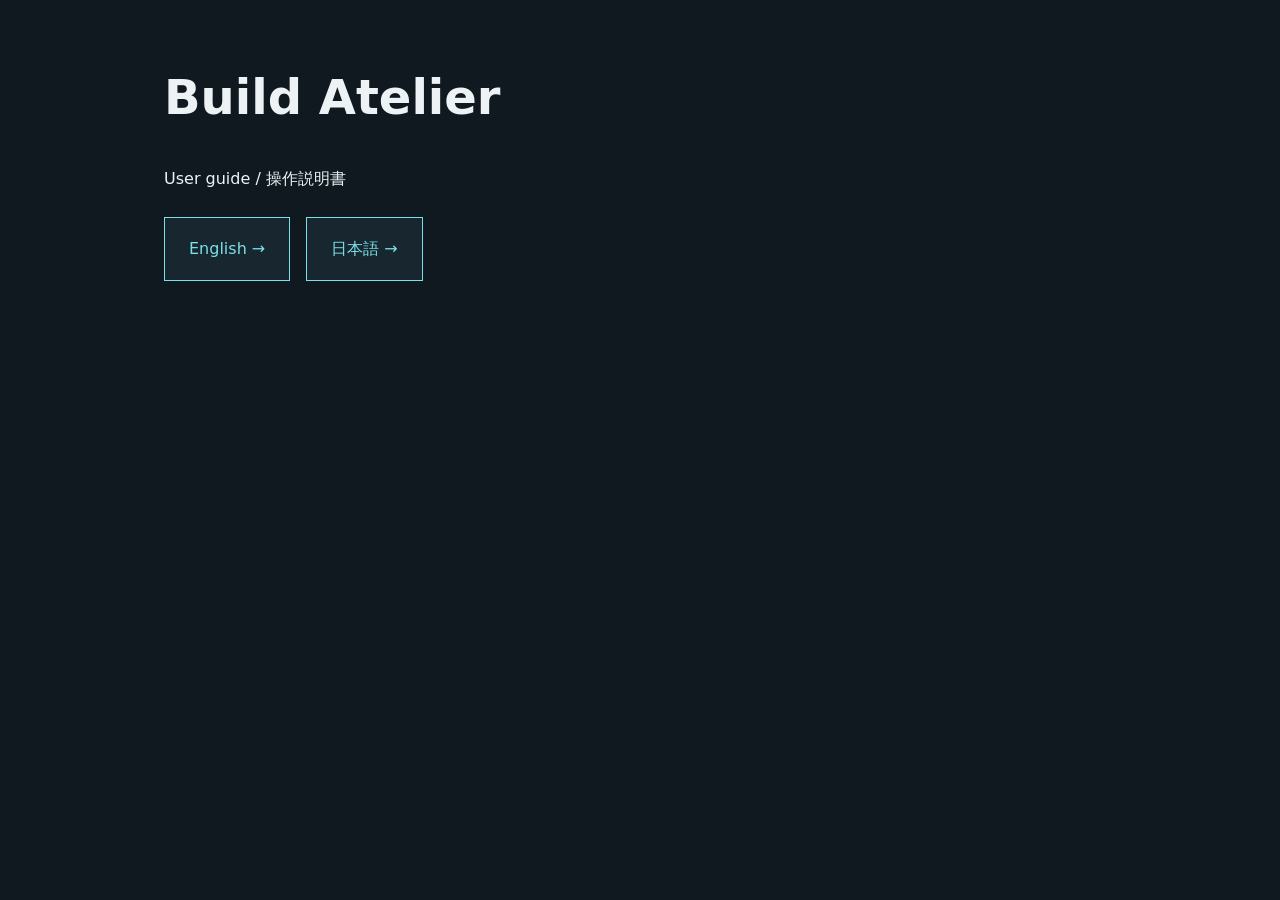
<file: docs/index.html>
<!doctype html><html lang="en"><head><meta charset="utf-8"><meta name="viewport" content="width=device-width,initial-scale=1"><title>Build Atelier — User Guide</title><link rel="stylesheet" href="style.css"></head><body><main><h1>Build Atelier</h1><p>User guide / 操作説明書</p><nav class="cards"><a href="index-en.html" lang="en">English →</a><a href="index-ja.html" lang="ja">日本語 →</a></nav></main></body></html>
</file>
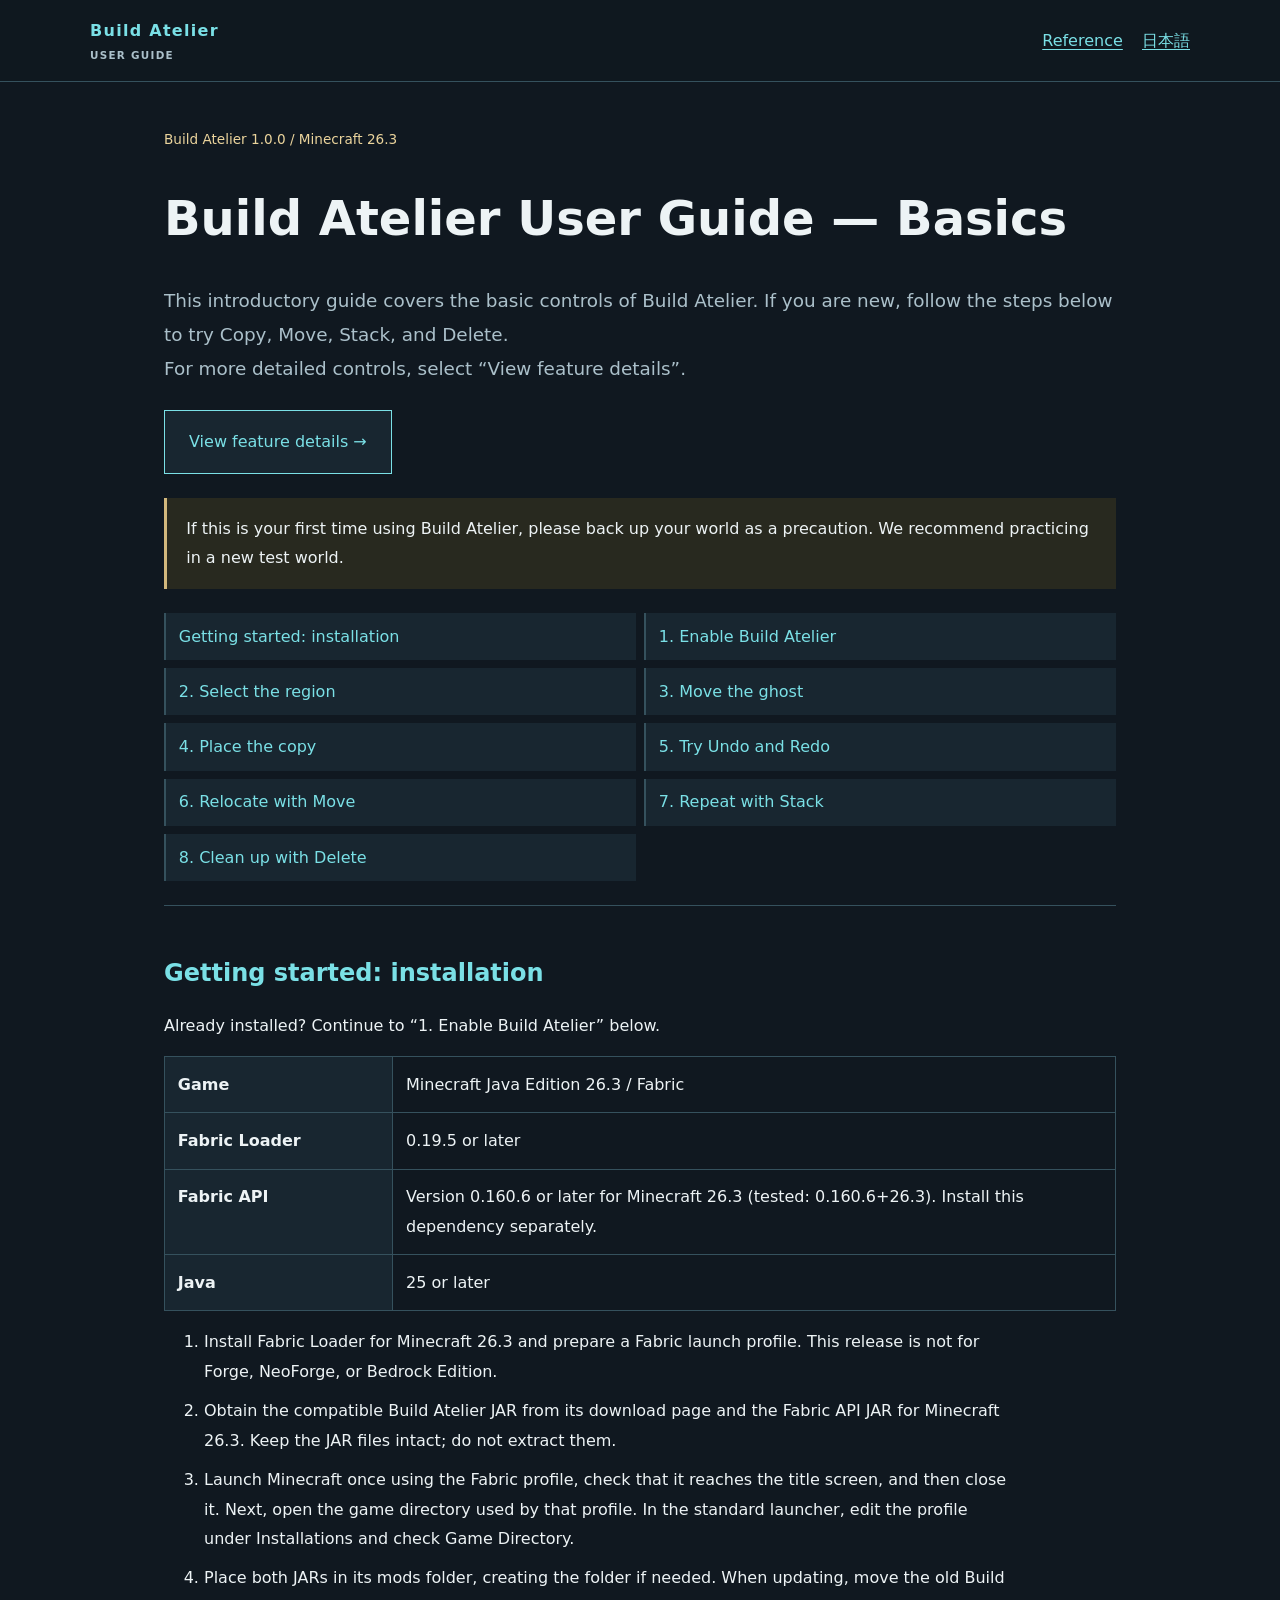
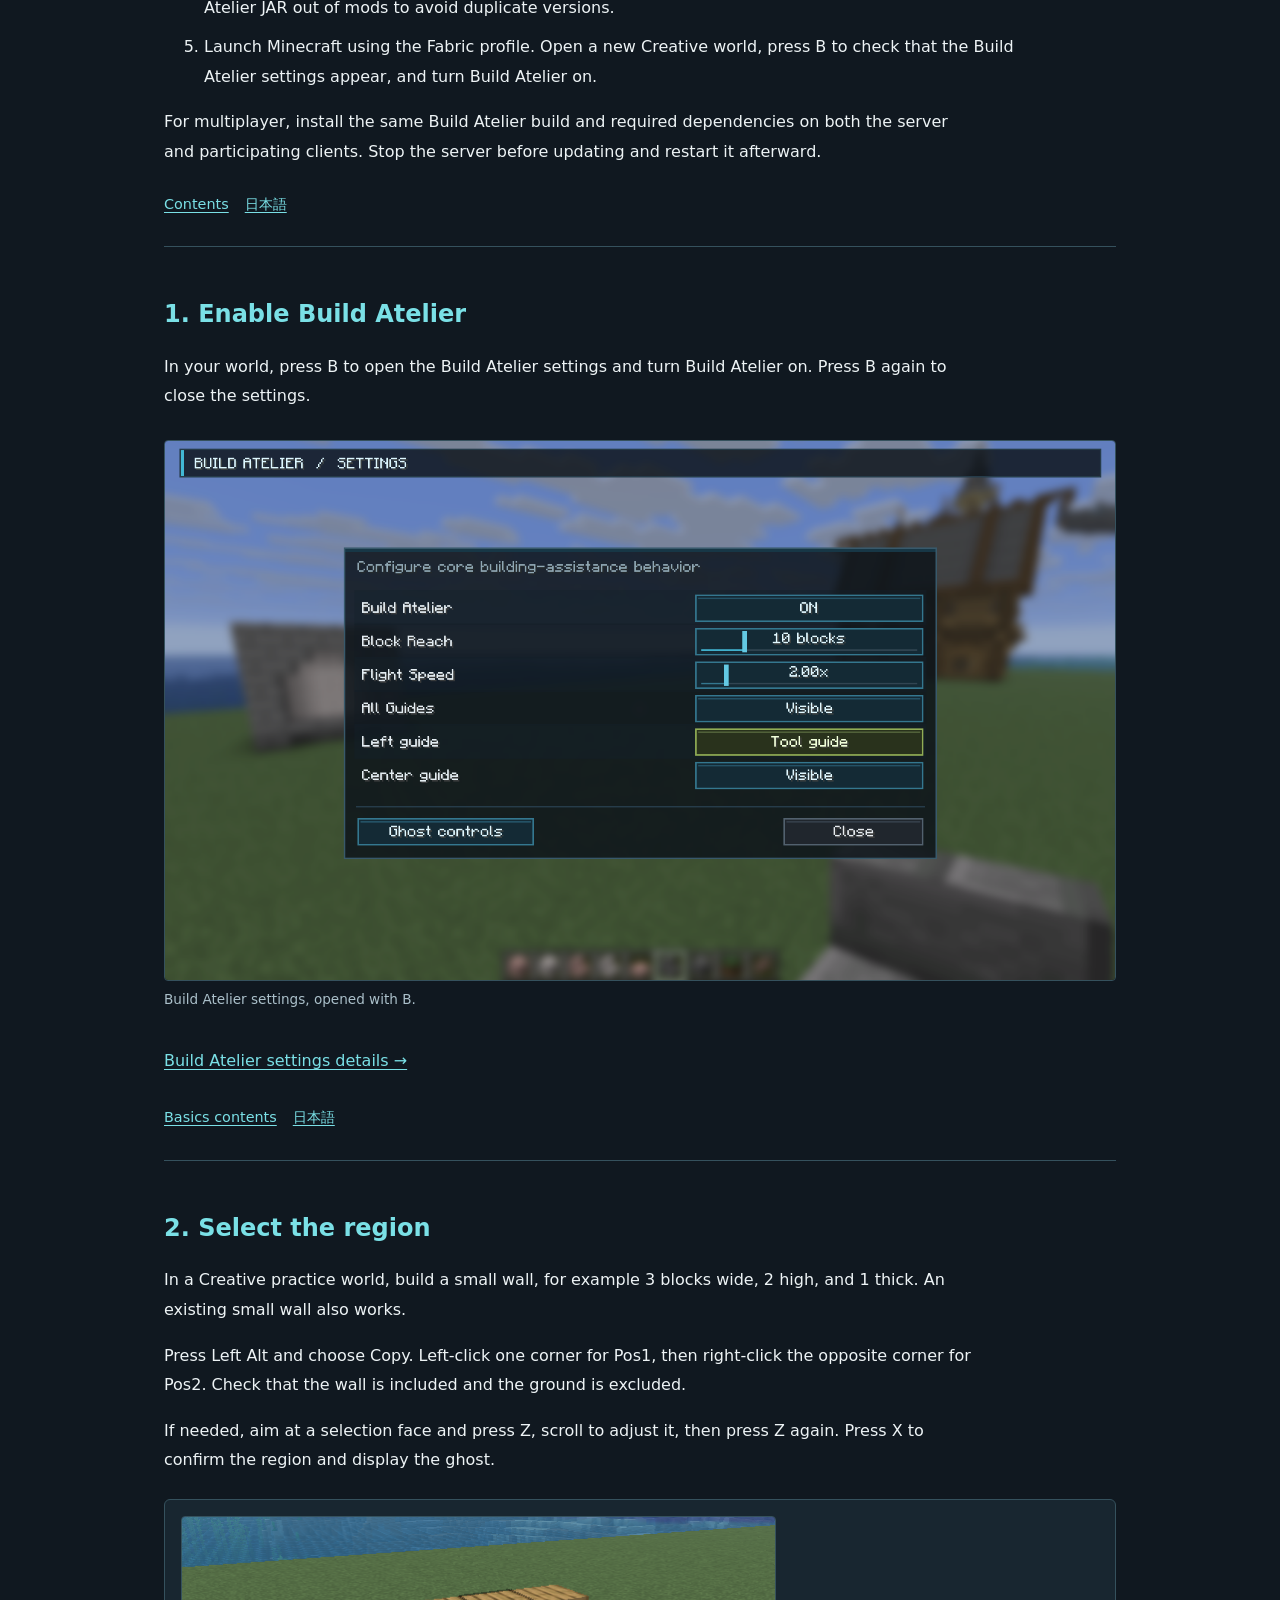
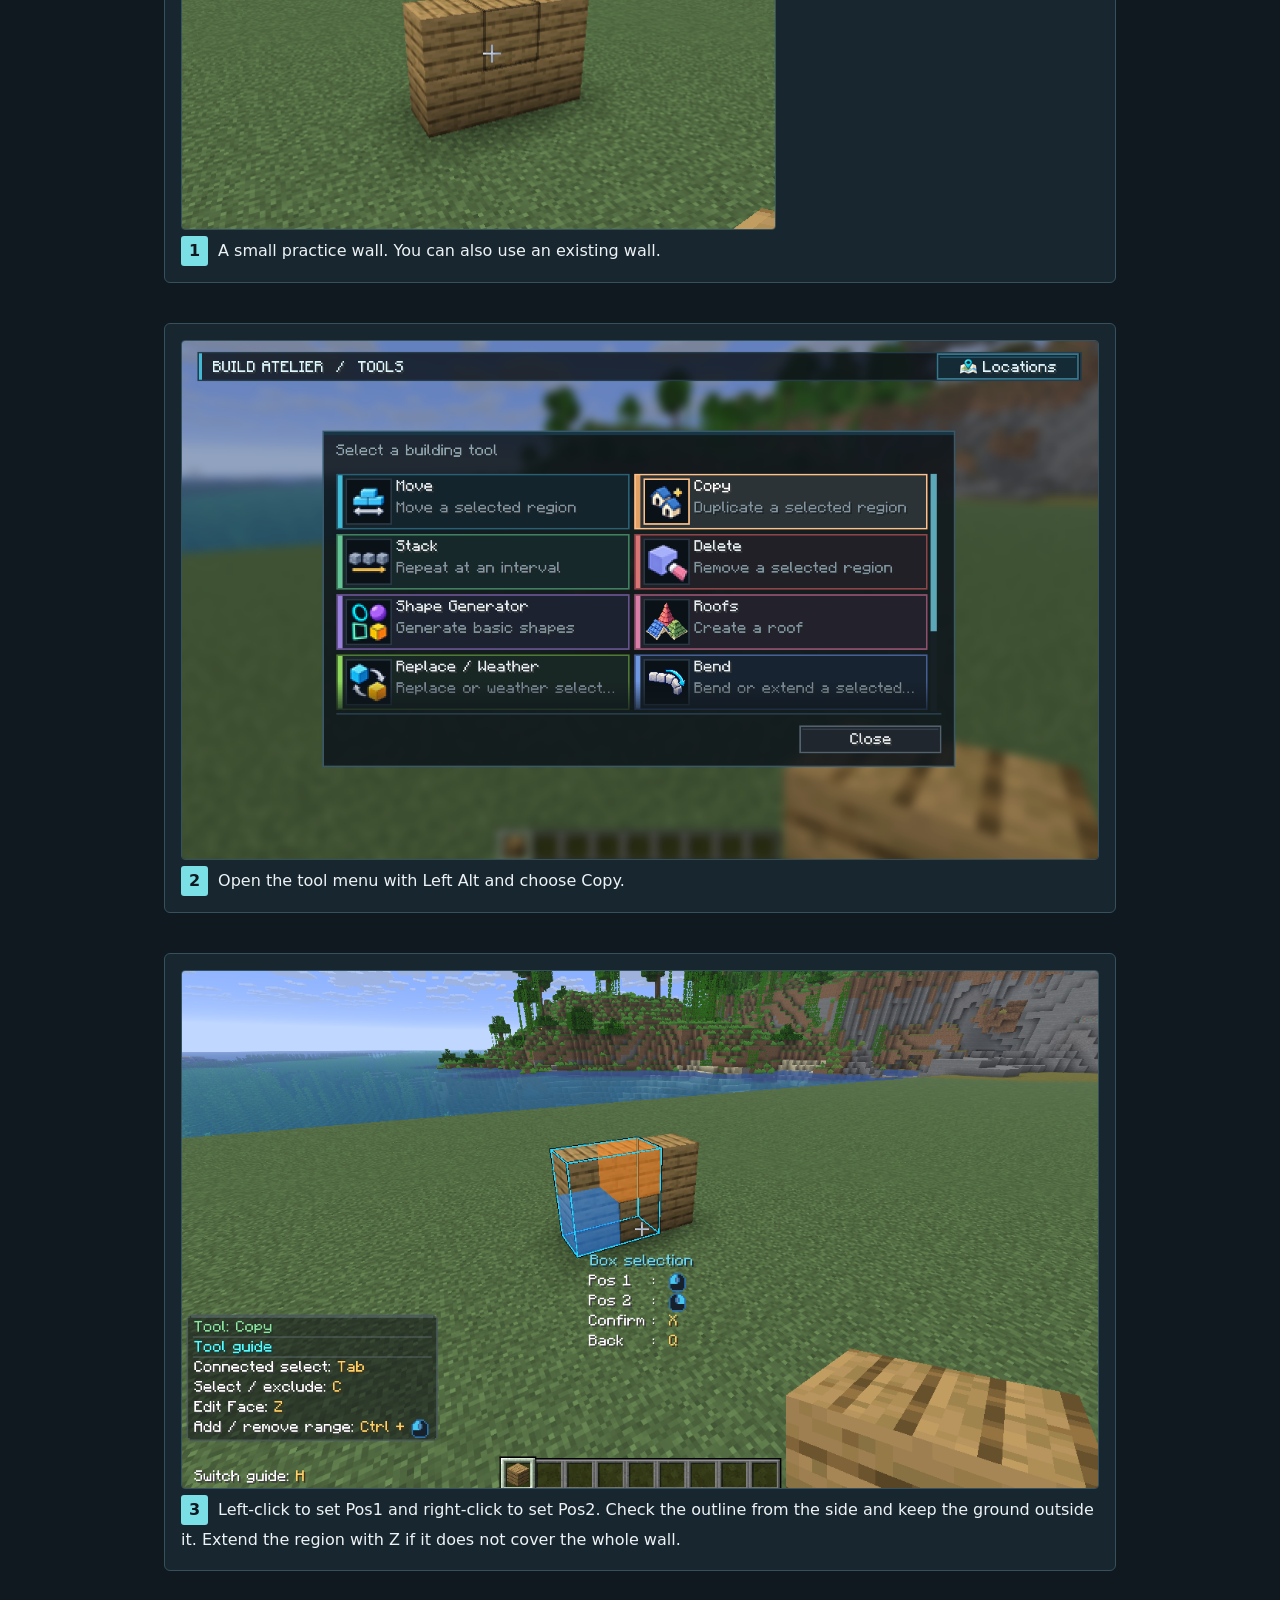
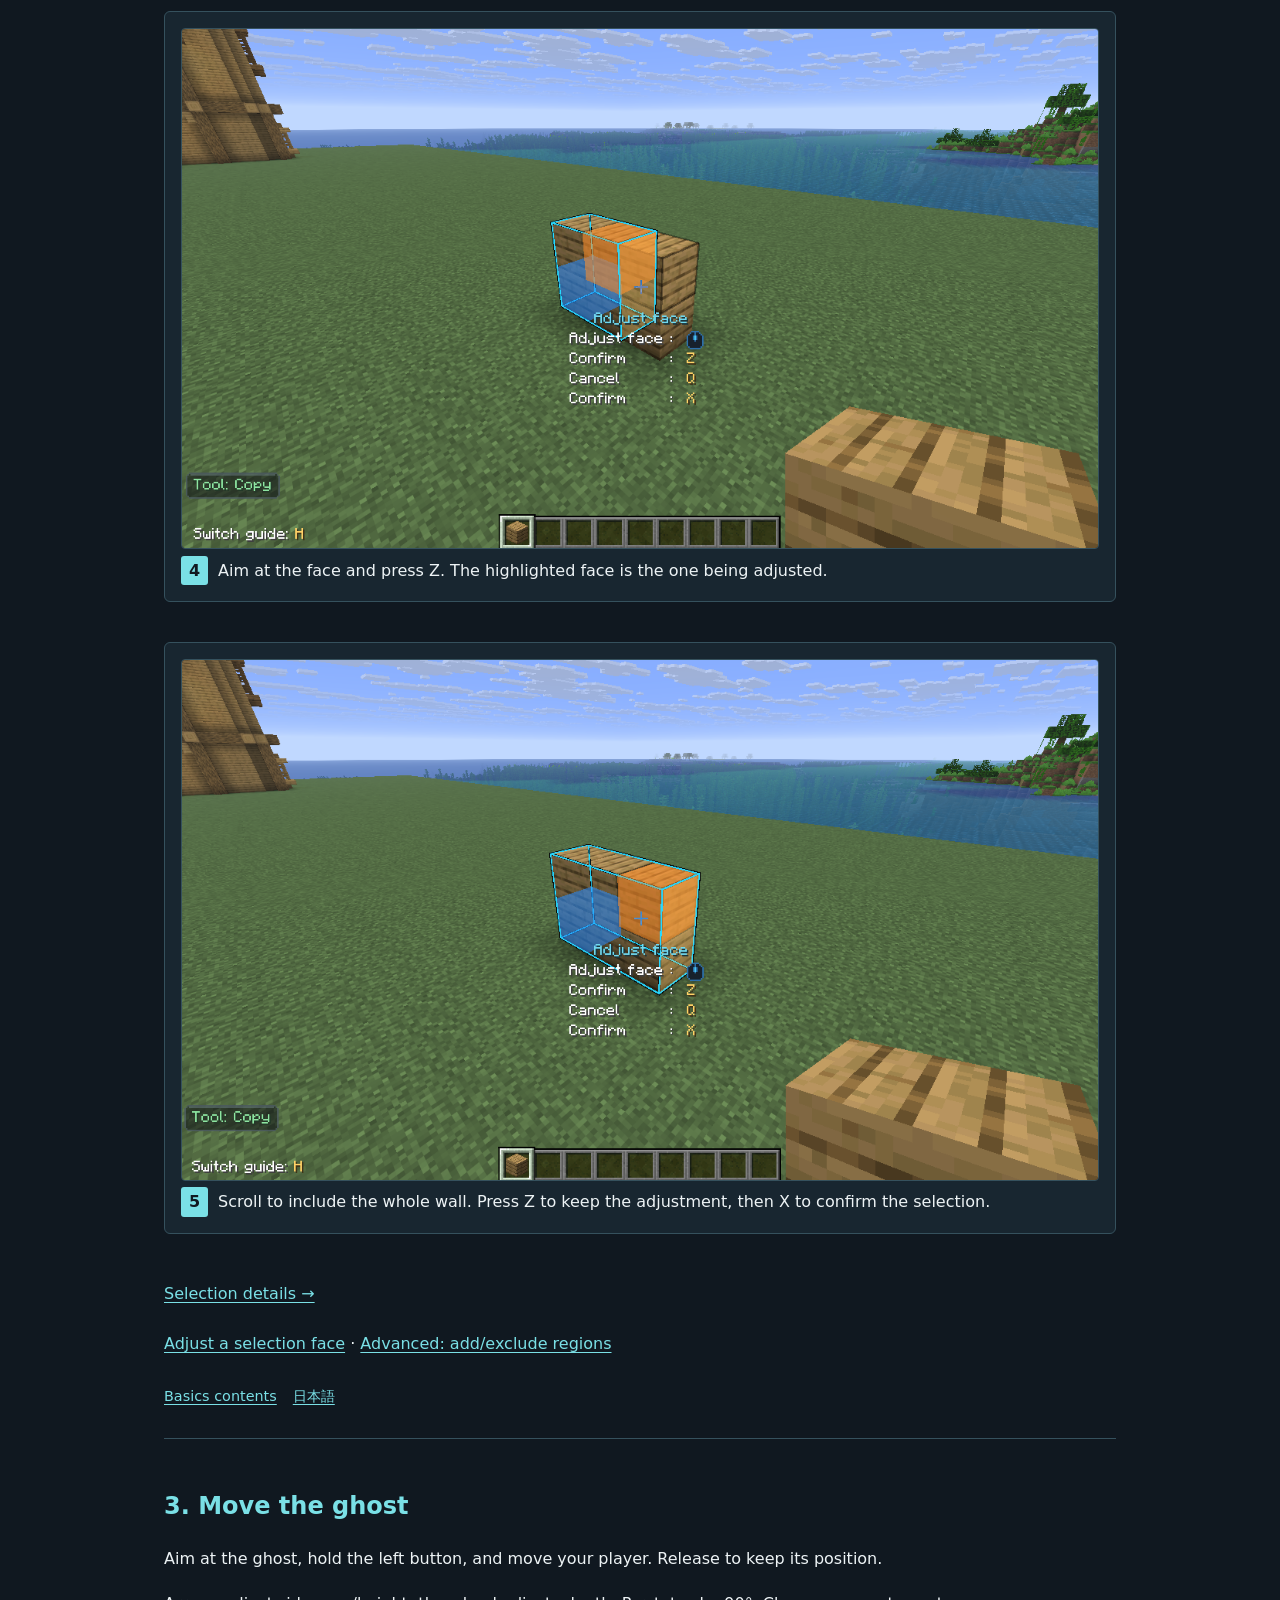
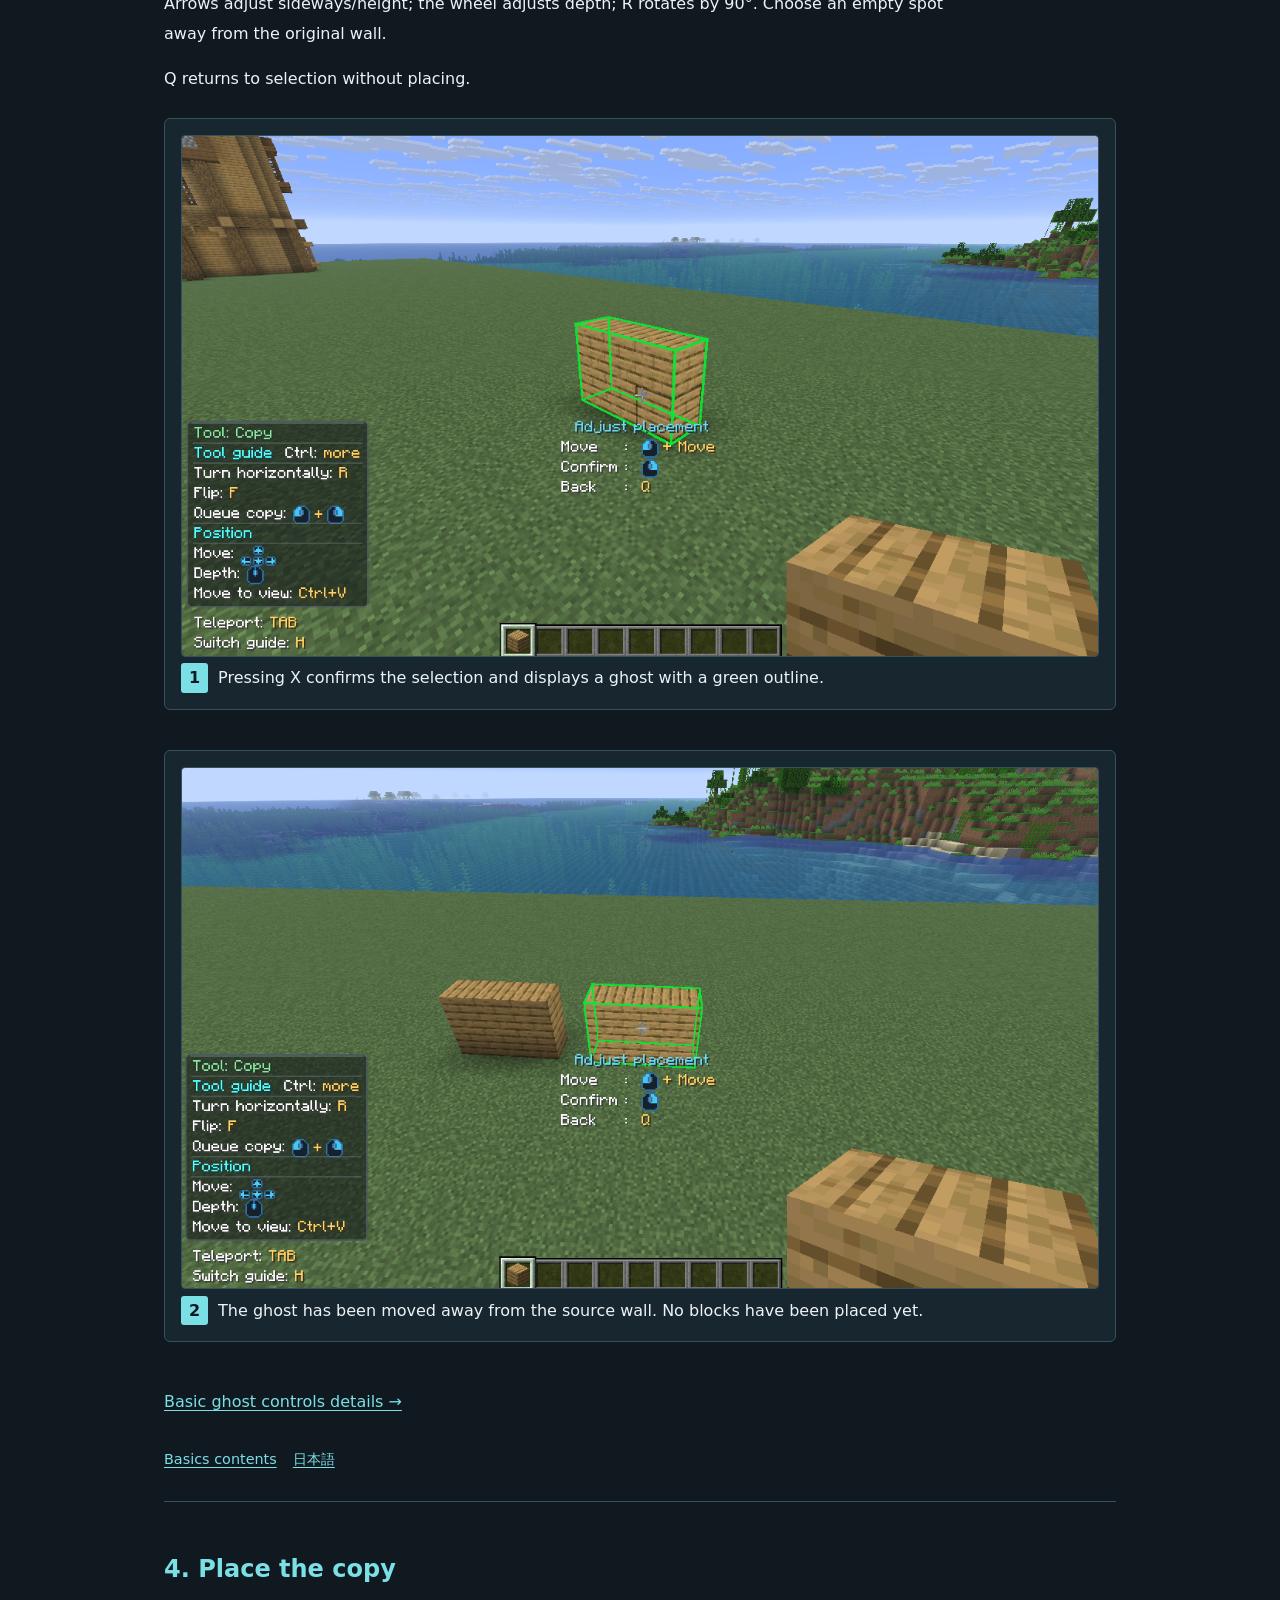
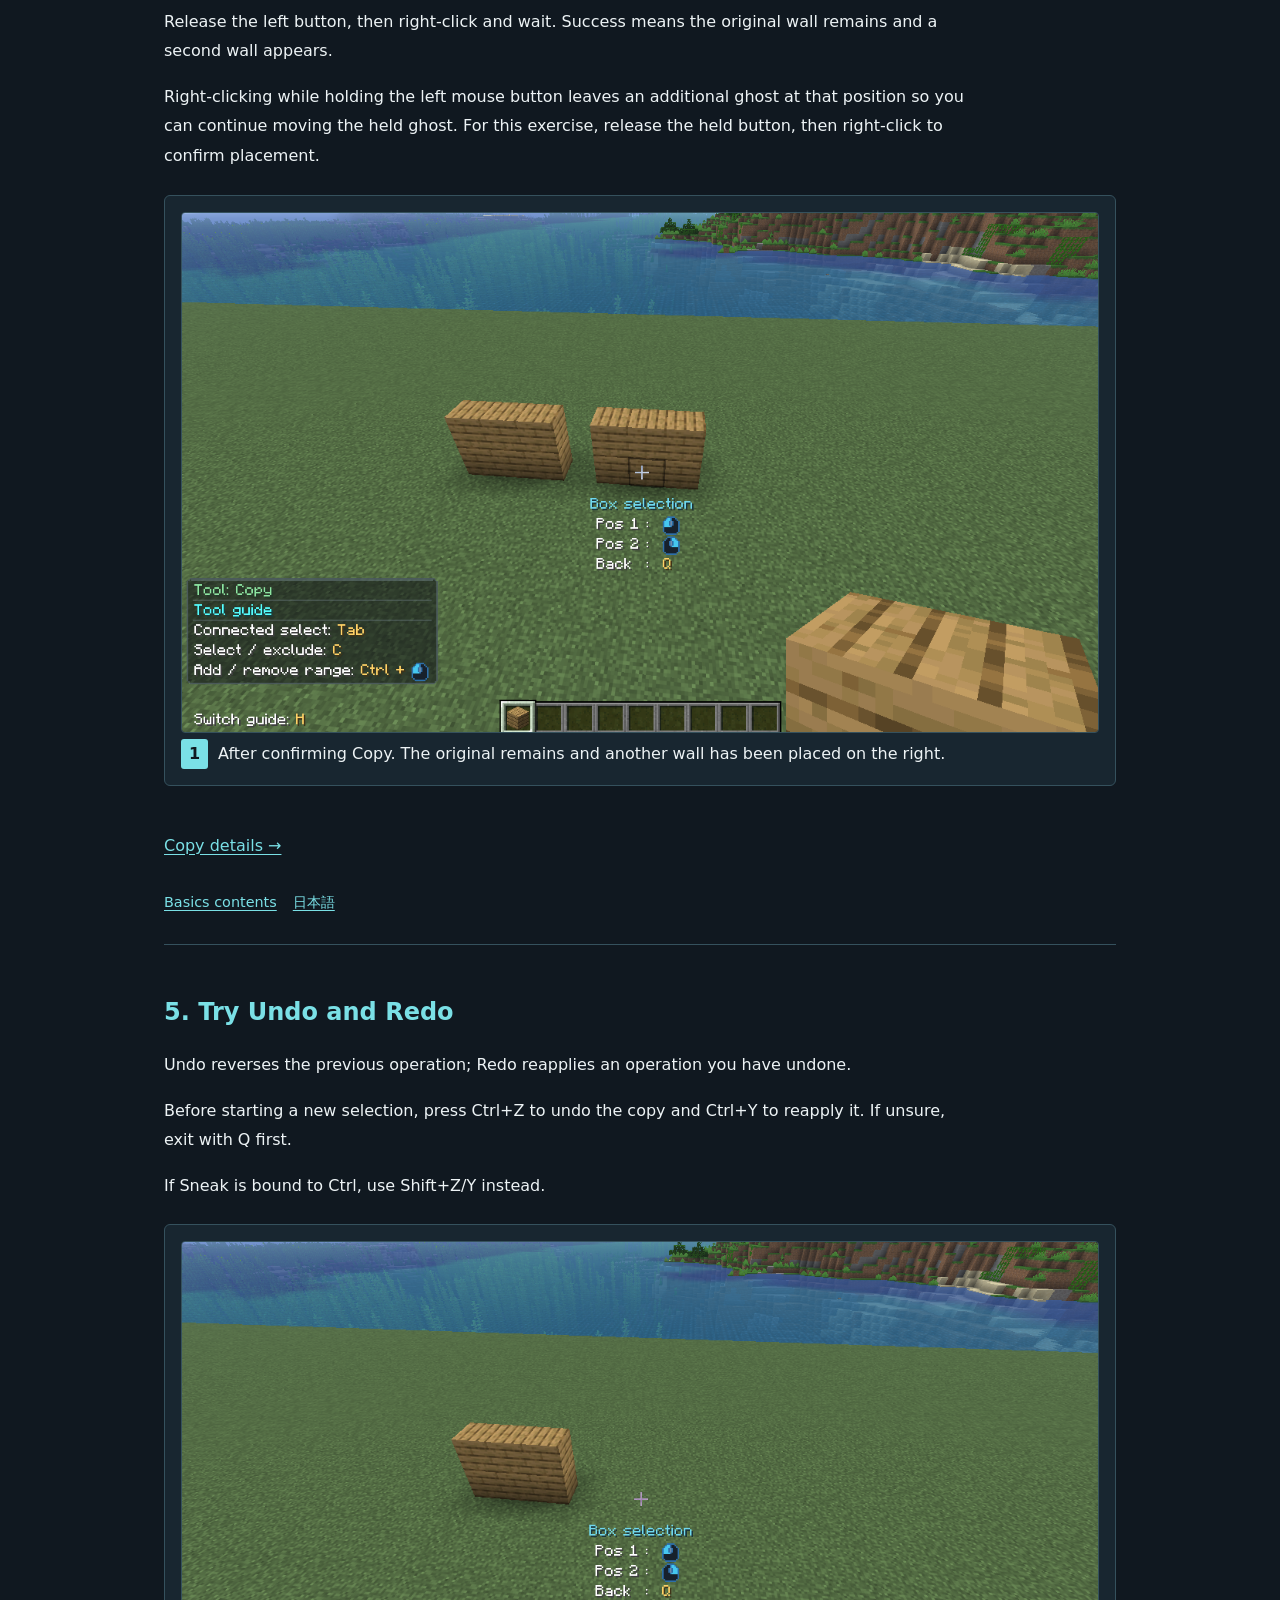
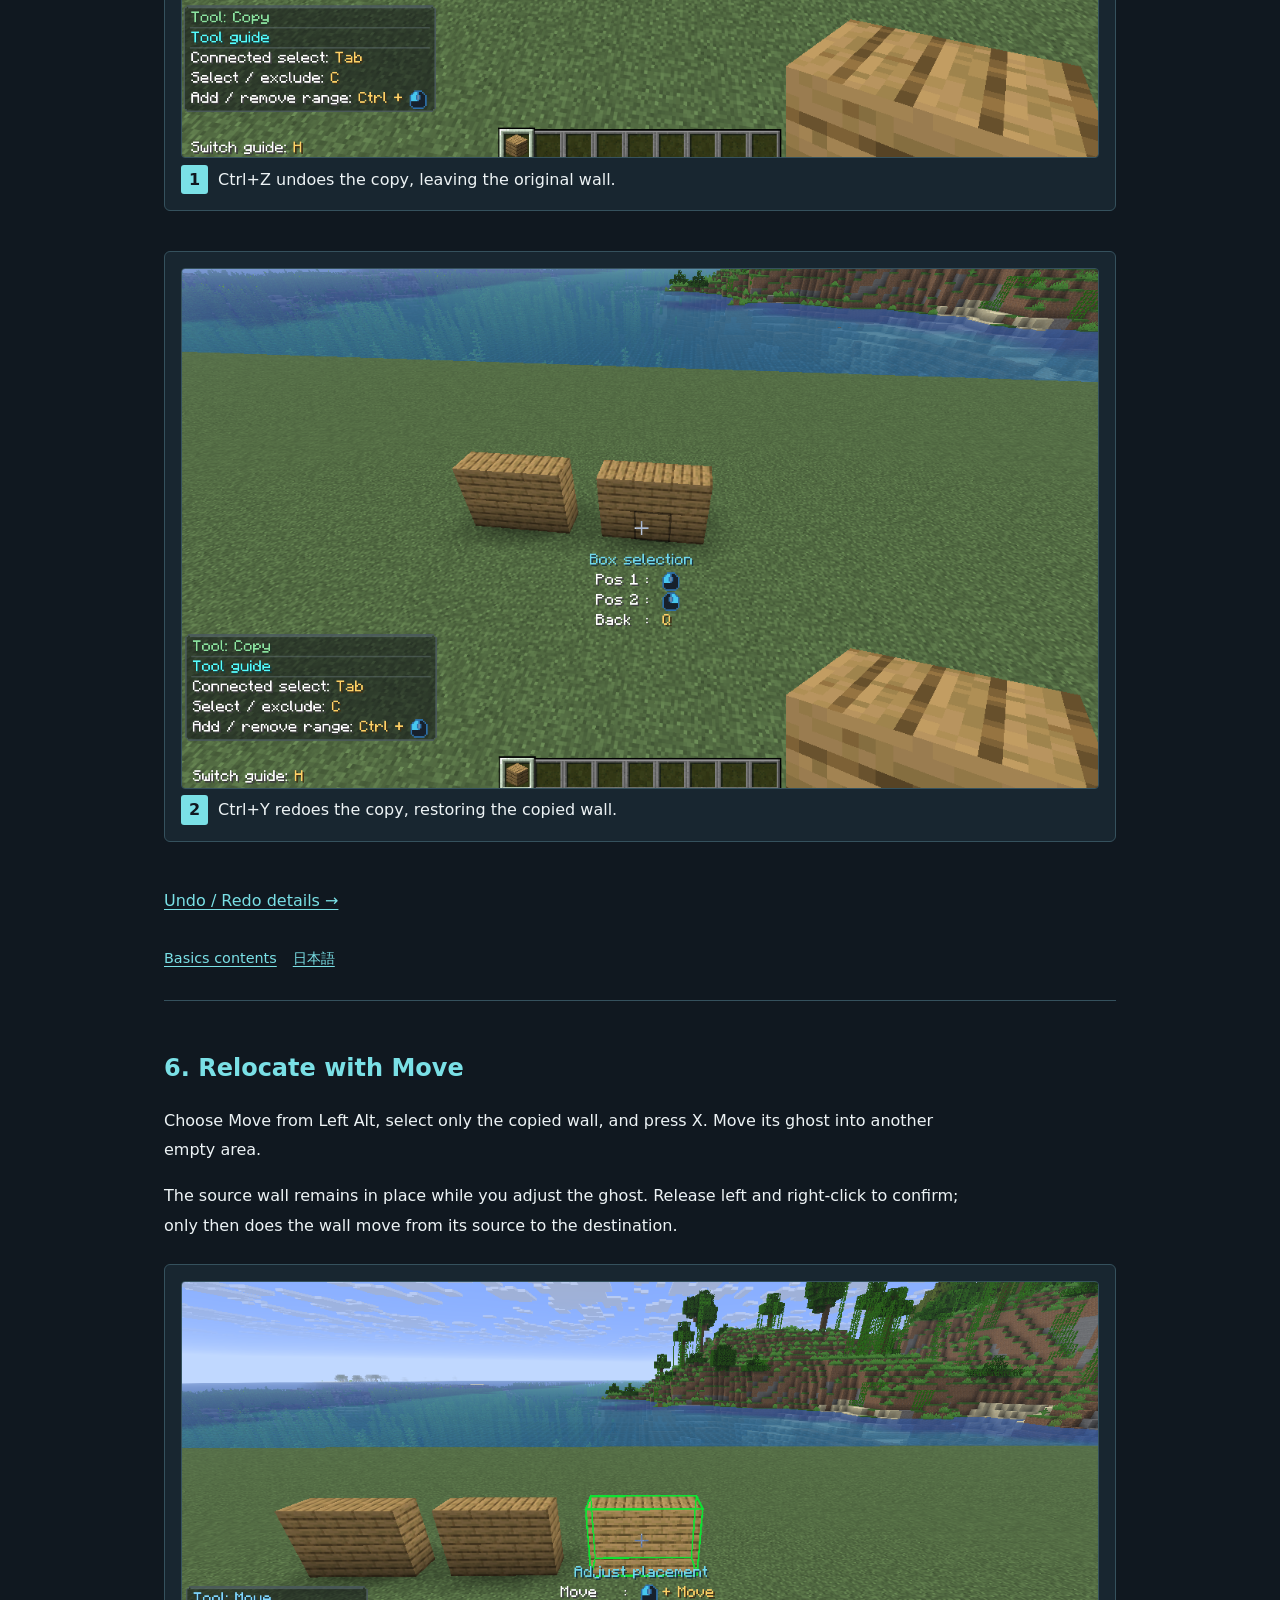
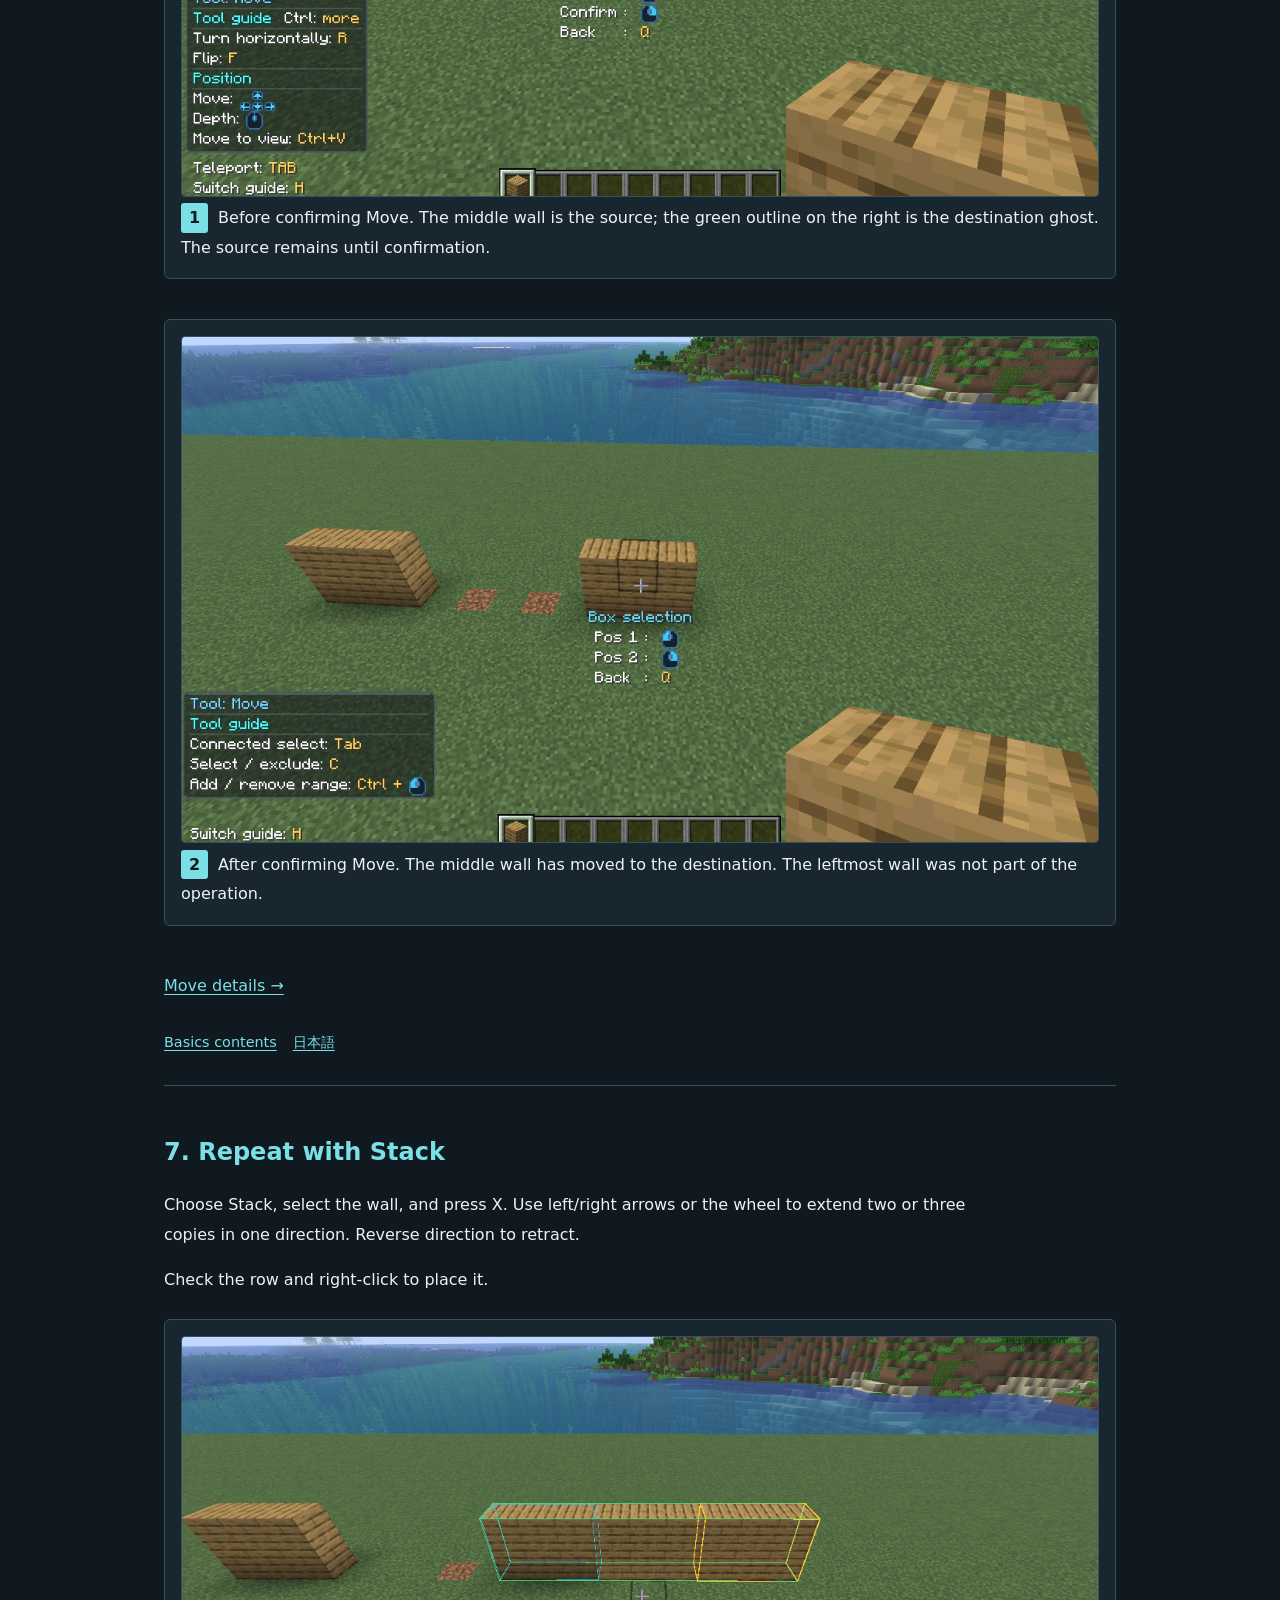
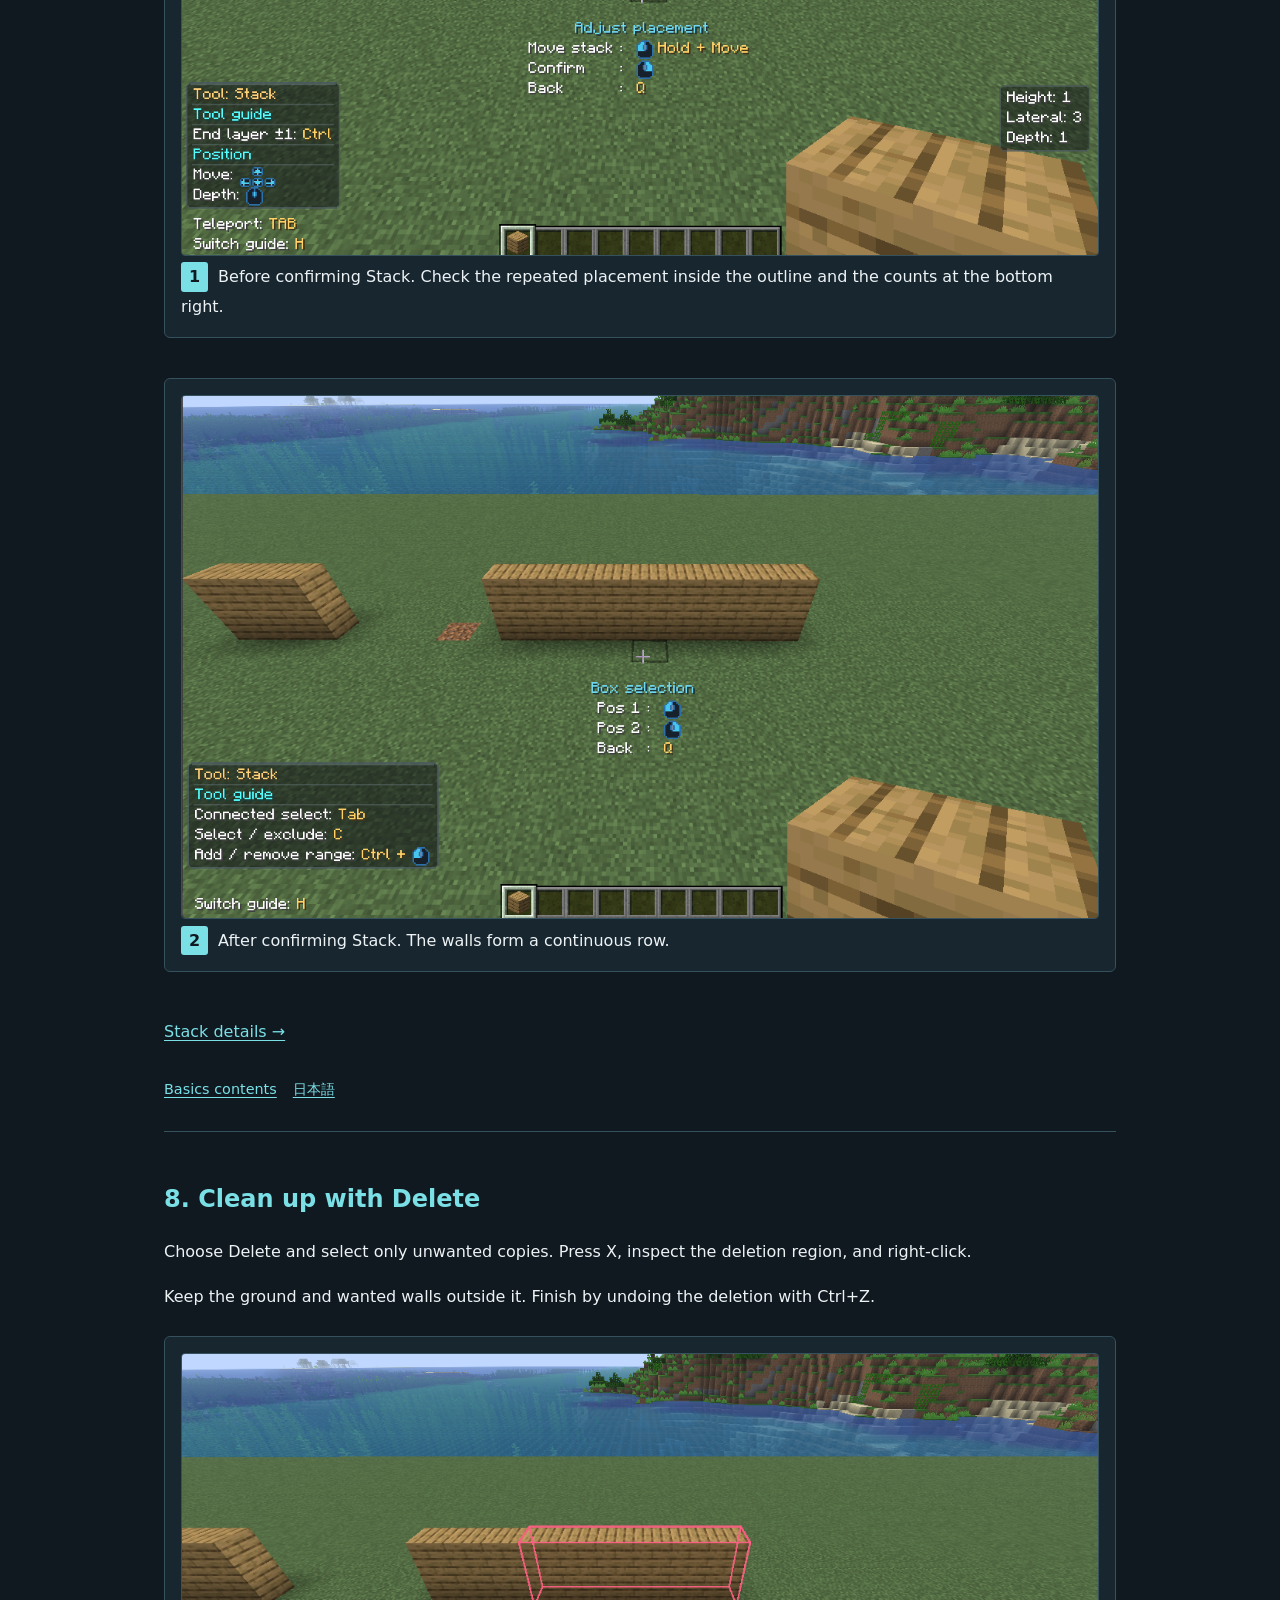
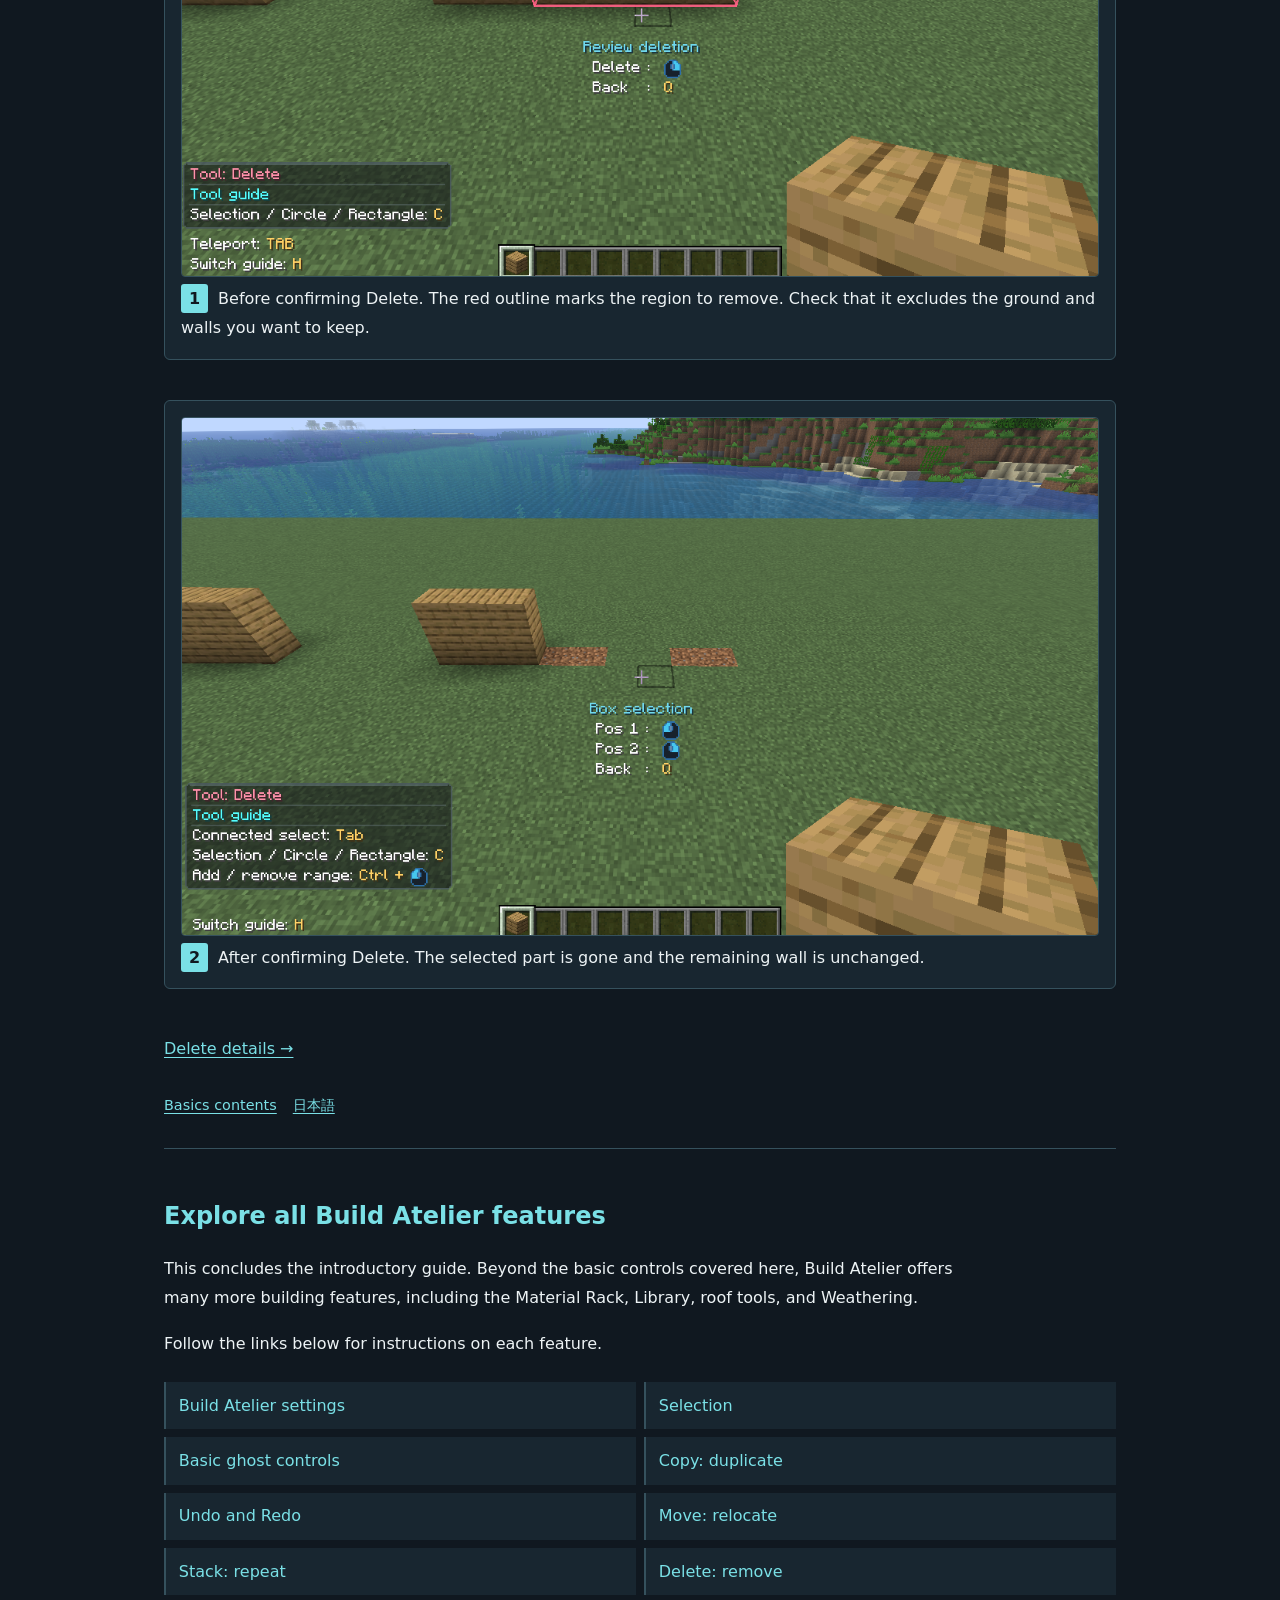
<file: docs/index-en.html>
<!doctype html><html lang="en"><head><meta charset="utf-8"><meta name="viewport" content="width=device-width,initial-scale=1"><title>User Guide — Basics — Build Atelier</title><link rel="stylesheet" href="style.css"></head><body><a class="skip" href="#main">Skip to content</a><header><a class="brand" href="index-en.html">Build Atelier <small>USER GUIDE</small></a><nav><a href="details-en.html#contents">Reference</a><a id="language" href="index-ja.html" lang="ja">日本語</a></nav></header><main id="main"><p class="draft">Build Atelier 1.0.0 / Minecraft 26.3</p><h1>Build Atelier User Guide — Basics</h1><p class="lead">This introductory guide covers the basic controls of Build Atelier. If you are new, follow the steps below to try Copy, Move, Stack, and Delete.<br>For more detailed controls, select “View feature details”.</p><nav class="cards"><a href="details-en.html#contents">View feature details →</a></nav><aside>If this is your first time using Build Atelier, please back up your world as a precaution. We recommend practicing in a new test world.</aside><nav id="contents" class="toc" aria-label="Installation and basics contents"><a href="#installation">Getting started: installation</a><a href="#practice">1. Enable Build Atelier</a><a href="#select">2. Select the region</a><a href="#ghost">3. Move the ghost</a><a href="#copy">4. Place the copy</a><a href="#undo">5. Try Undo and Redo</a><a href="#move">6. Relocate with Move</a><a href="#stack">7. Repeat with Stack</a><a href="#delete">8. Clean up with Delete</a></nav><section id="installation"><h2>Getting started: installation</h2><p>Already installed? Continue to “1. Enable Build Atelier” below.</p><div class="table-scroll"><table><tbody><tr><th scope="row">Game</th><td>Minecraft Java Edition 26.3 / Fabric</td></tr><tr><th scope="row">Fabric Loader</th><td>0.19.5 or later</td></tr><tr><th scope="row">Fabric API</th><td>Version 0.160.6 or later for Minecraft 26.3 (tested: 0.160.6+26.3). Install this dependency separately.</td></tr><tr><th scope="row">Java</th><td>25 or later</td></tr></tbody></table></div><ol><li>Install Fabric Loader for Minecraft 26.3 and prepare a Fabric launch profile. This release is not for Forge, NeoForge, or Bedrock Edition.</li><li>Obtain the compatible Build Atelier JAR from its download page and the Fabric API JAR for Minecraft 26.3. Keep the JAR files intact; do not extract them.</li><li>Launch Minecraft once using the Fabric profile, check that it reaches the title screen, and then close it. Next, open the game directory used by that profile. In the standard launcher, edit the profile under Installations and check Game Directory.</li><li>Place both JARs in its mods folder, creating the folder if needed. When updating, move the old Build Atelier JAR out of mods to avoid duplicate versions.</li><li>Launch Minecraft using the Fabric profile. Open a new Creative world, press B to check that the Build Atelier settings appear, and turn Build Atelier on.</li></ol><p>For multiplayer, install the same Build Atelier build and required dependencies on both the server and participating clients. Stop the server before updating and restart it afterward.</p><nav class="section-nav"><a href="#contents">Contents</a><a href="index-ja.html#installation" lang="ja">日本語</a></nav></section><section id="practice"><h2>1. Enable Build Atelier</h2><p>In your world, press B to open the Build Atelier settings and turn Build Atelier on. Press B again to close the settings.</p><figure><img width="1249" height="709" src="assets/12-settings.png" alt="Build Atelier settings" loading="lazy"><figcaption>Build Atelier settings, opened with B.</figcaption></figure><a class="detail-link" href="details-en.html#setup">Build Atelier settings details →</a><nav class="section-nav"><a href="#contents">Basics contents</a><a href="index-ja.html#practice" lang="ja">日本語</a></nav></section><section id="select"><h2>2. Select the region</h2><p>In a Creative practice world, build a small wall, for example 3 blocks wide, 2 high, and 1 thick. An existing small wall also works.</p><p>Press Left Alt and choose Copy. Left-click one corner for Pos1, then right-click the opposite corner for Pos2. Check that the wall is included and the ground is excluded.</p><p>If needed, aim at a selection face and press Z, scroll to adjust it, then press Z again. Press X to confirm the region and display the ghost.</p><figure class="tutorial-figure"><a href="assets/tutorial/en/01-wall.png" target="_blank" rel="noopener" aria-label="Open full-size image: A small practice wall. You can also use an existing wall."><img width="595" height="313" src="assets/tutorial/en/01-wall.png" alt="A small practice wall. You can also use an existing wall." loading="lazy"></a><figcaption><span class="figure-step">1</span> A small practice wall. You can also use an existing wall.</figcaption></figure><figure class="tutorial-figure"><a href="assets/tutorial/en/02-copy-menu.png" target="_blank" rel="noopener" aria-label="Open full-size image: Open the tool menu with Left Alt and choose Copy."><img width="1187" height="671" src="assets/tutorial/en/02-copy-menu.png" alt="Open the tool menu with Left Alt and choose Copy." loading="lazy"></a><figcaption><span class="figure-step">2</span> Open the tool menu with Left Alt and choose Copy.</figcaption></figure><figure class="tutorial-figure"><a href="assets/tutorial/en/03-selection.png" target="_blank" rel="noopener" aria-label="Open full-size image: Left-click to set Pos1 and right-click to set Pos2. Check the outline from the side and keep the ground outside it. Extend the region with Z if it does not cover the whole wall."><img width="1189" height="671" src="assets/tutorial/en/03-selection.png" alt="Left-click to set Pos1 and right-click to set Pos2. Check the outline from the side and keep the ground outside it. Extend the region with Z if it does not cover the whole wall." loading="lazy"></a><figcaption><span class="figure-step">3</span> Left-click to set Pos1 and right-click to set Pos2. Check the outline from the side and keep the ground outside it. Extend the region with Z if it does not cover the whole wall.</figcaption></figure><figure class="tutorial-figure"><a href="assets/tutorial/en/04-face-before.png" target="_blank" rel="noopener" aria-label="Open full-size image: Aim at the face and press Z. The highlighted face is the one being adjusted."><img width="1189" height="674" src="assets/tutorial/en/04-face-before.png" alt="Aim at the face and press Z. The highlighted face is the one being adjusted." loading="lazy"></a><figcaption><span class="figure-step">4</span> Aim at the face and press Z. The highlighted face is the one being adjusted.</figcaption></figure><figure class="tutorial-figure"><a href="assets/tutorial/en/05-face-after.png" target="_blank" rel="noopener" aria-label="Open full-size image: Scroll to include the whole wall. Press Z to keep the adjustment, then X to confirm the selection."><img width="1185" height="672" src="assets/tutorial/en/05-face-after.png" alt="Scroll to include the whole wall. Press Z to keep the adjustment, then X to confirm the selection." loading="lazy"></a><figcaption><span class="figure-step">5</span> Scroll to include the whole wall. Press Z to keep the adjustment, then X to confirm the selection.</figcaption></figure><a class="detail-link" href="details-en.html#selection">Selection details →</a><p><a href="details-en.html#selection-face">Adjust a selection face</a> · <a href="details-en.html#selection-extra">Advanced: add/exclude regions</a></p><nav class="section-nav"><a href="#contents">Basics contents</a><a href="index-ja.html#select" lang="ja">日本語</a></nav></section><section id="ghost"><h2>3. Move the ghost</h2><p>Aim at the ghost, hold the left button, and move your player. Release to keep its position.</p><p>Arrows adjust sideways/height; the wheel adjusts depth; R rotates by 90°. Choose an empty spot away from the original wall.</p><p>Q returns to selection without placing.</p><figure class="tutorial-figure"><a href="assets/tutorial/en/06-copy-preview.png" target="_blank" rel="noopener" aria-label="Open full-size image: Pressing X confirms the selection and displays a ghost with a green outline."><img width="1188" height="674" src="assets/tutorial/en/06-copy-preview.png" alt="Pressing X confirms the selection and displays a ghost with a green outline." loading="lazy"></a><figcaption><span class="figure-step">1</span> Pressing X confirms the selection and displays a ghost with a green outline.</figcaption></figure><figure class="tutorial-figure"><a href="assets/tutorial/en/07-copy-moved.png" target="_blank" rel="noopener" aria-label="Open full-size image: The ghost has been moved away from the source wall. No blocks have been placed yet."><img width="1184" height="673" src="assets/tutorial/en/07-copy-moved.png" alt="The ghost has been moved away from the source wall. No blocks have been placed yet." loading="lazy"></a><figcaption><span class="figure-step">2</span> The ghost has been moved away from the source wall. No blocks have been placed yet.</figcaption></figure><a class="detail-link" href="details-en.html#ghost">Basic ghost controls details →</a><nav class="section-nav"><a href="#contents">Basics contents</a><a href="index-ja.html#ghost" lang="ja">日本語</a></nav></section><section id="copy"><h2>4. Place the copy</h2><p>Release the left button, then right-click and wait. Success means the original wall remains and a second wall appears.</p><p>Right-clicking while holding the left mouse button leaves an additional ghost at that position so you can continue moving the held ghost. For this exercise, release the held button, then right-click to confirm placement.</p><figure class="tutorial-figure"><a href="assets/tutorial/en/08-copy-placed.png" target="_blank" rel="noopener" aria-label="Open full-size image: After confirming Copy. The original remains and another wall has been placed on the right."><img width="1189" height="674" src="assets/tutorial/en/08-copy-placed.png" alt="After confirming Copy. The original remains and another wall has been placed on the right." loading="lazy"></a><figcaption><span class="figure-step">1</span> After confirming Copy. The original remains and another wall has been placed on the right.</figcaption></figure><a class="detail-link" href="details-en.html#copy">Copy details →</a><nav class="section-nav"><a href="#contents">Basics contents</a><a href="index-ja.html#copy" lang="ja">日本語</a></nav></section><section id="undo"><h2>5. Try Undo and Redo</h2><p>Undo reverses the previous operation; Redo reapplies an operation you have undone.</p><p>Before starting a new selection, press Ctrl+Z to undo the copy and Ctrl+Y to reapply it. If unsure, exit with Q first.</p><p>If Sneak is bound to Ctrl, use Shift+Z/Y instead.</p><figure class="tutorial-figure"><a href="assets/tutorial/en/09-undo.png" target="_blank" rel="noopener" aria-label="Open full-size image: Ctrl+Z undoes the copy, leaving the original wall."><img width="1183" height="665" src="assets/tutorial/en/09-undo.png" alt="Ctrl+Z undoes the copy, leaving the original wall." loading="lazy"></a><figcaption><span class="figure-step">1</span> Ctrl+Z undoes the copy, leaving the original wall.</figcaption></figure><figure class="tutorial-figure"><a href="assets/tutorial/en/10-redo.png" target="_blank" rel="noopener" aria-label="Open full-size image: Ctrl+Y redoes the copy, restoring the copied wall."><img width="1186" height="671" src="assets/tutorial/en/10-redo.png" alt="Ctrl+Y redoes the copy, restoring the copied wall." loading="lazy"></a><figcaption><span class="figure-step">2</span> Ctrl+Y redoes the copy, restoring the copied wall.</figcaption></figure><a class="detail-link" href="details-en.html#history">Undo / Redo details →</a><nav class="section-nav"><a href="#contents">Basics contents</a><a href="index-ja.html#undo" lang="ja">日本語</a></nav></section><section id="move"><h2>6. Relocate with Move</h2><p>Choose Move from Left Alt, select only the copied wall, and press X. Move its ghost into another empty area.</p><p>The source wall remains in place while you adjust the ghost. Release left and right-click to confirm; only then does the wall move from its source to the destination.</p><figure class="tutorial-figure"><a href="assets/tutorial/en/12-5-move-preview.png" target="_blank" rel="noopener" aria-label="Open full-size image: Before confirming Move. The middle wall is the source; the green outline on the right is the destination ghost. The source remains until confirmation."><img width="1188" height="666" src="assets/tutorial/en/12-5-move-preview.png" alt="Before confirming Move. The middle wall is the source; the green outline on the right is the destination ghost. The source remains until confirmation." loading="lazy"></a><figcaption><span class="figure-step">1</span> Before confirming Move. The middle wall is the source; the green outline on the right is the destination ghost. The source remains until confirmation.</figcaption></figure><figure class="tutorial-figure"><a href="assets/tutorial/en/13-move-placed.png" target="_blank" rel="noopener" aria-label="Open full-size image: After confirming Move. The middle wall has moved to the destination. The leftmost wall was not part of the operation."><img width="1182" height="652" src="assets/tutorial/en/13-move-placed.png" alt="After confirming Move. The middle wall has moved to the destination. The leftmost wall was not part of the operation." loading="lazy"></a><figcaption><span class="figure-step">2</span> After confirming Move. The middle wall has moved to the destination. The leftmost wall was not part of the operation.</figcaption></figure><a class="detail-link" href="details-en.html#move">Move details →</a><nav class="section-nav"><a href="#contents">Basics contents</a><a href="index-ja.html#move" lang="ja">日本語</a></nav></section><section id="stack"><h2>7. Repeat with Stack</h2><p>Choose Stack, select the wall, and press X. Use left/right arrows or the wheel to extend two or three copies in one direction. Reverse direction to retract.</p><p>Check the row and right-click to place it.</p><figure class="tutorial-figure"><a href="assets/tutorial/en/15-stack-preview.png" target="_blank" rel="noopener" aria-label="Open full-size image: Before confirming Stack. Check the repeated placement inside the outline and the counts at the bottom right."><img width="1187" height="671" src="assets/tutorial/en/15-stack-preview.png" alt="Before confirming Stack. Check the repeated placement inside the outline and the counts at the bottom right." loading="lazy"></a><figcaption><span class="figure-step">1</span> Before confirming Stack. Check the repeated placement inside the outline and the counts at the bottom right.</figcaption></figure><figure class="tutorial-figure"><a href="assets/tutorial/en/16-stack-placed.png" target="_blank" rel="noopener" aria-label="Open full-size image: After confirming Stack. The walls form a continuous row."><img width="1188" height="677" src="assets/tutorial/en/16-stack-placed.png" alt="After confirming Stack. The walls form a continuous row." loading="lazy"></a><figcaption><span class="figure-step">2</span> After confirming Stack. The walls form a continuous row.</figcaption></figure><a class="detail-link" href="details-en.html#stack">Stack details →</a><nav class="section-nav"><a href="#contents">Basics contents</a><a href="index-ja.html#stack" lang="ja">日本語</a></nav></section><section id="delete"><h2>8. Clean up with Delete</h2><p>Choose Delete and select only unwanted copies. Press X, inspect the deletion region, and right-click.</p><p>Keep the ground and wanted walls outside it. Finish by undoing the deletion with Ctrl+Z.</p><figure class="tutorial-figure"><a href="assets/tutorial/en/18-delete-preview.png" target="_blank" rel="noopener" aria-label="Open full-size image: Before confirming Delete. The red outline marks the region to remove. Check that it excludes the ground and walls you want to keep."><img width="1180" height="673" src="assets/tutorial/en/18-delete-preview.png" alt="Before confirming Delete. The red outline marks the region to remove. Check that it excludes the ground and walls you want to keep." loading="lazy"></a><figcaption><span class="figure-step">1</span> Before confirming Delete. The red outline marks the region to remove. Check that it excludes the ground and walls you want to keep.</figcaption></figure><figure class="tutorial-figure"><a href="assets/tutorial/en/19-delete-placed.png" target="_blank" rel="noopener" aria-label="Open full-size image: After confirming Delete. The selected part is gone and the remaining wall is unchanged."><img width="1186" height="670" src="assets/tutorial/en/19-delete-placed.png" alt="After confirming Delete. The selected part is gone and the remaining wall is unchanged." loading="lazy"></a><figcaption><span class="figure-step">2</span> After confirming Delete. The selected part is gone and the remaining wall is unchanged.</figcaption></figure><a class="detail-link" href="details-en.html#delete">Delete details →</a><nav class="section-nav"><a href="#contents">Basics contents</a><a href="index-ja.html#delete" lang="ja">日本語</a></nav></section><section><h2>Explore all Build Atelier features</h2><p>This concludes the introductory guide. Beyond the basic controls covered here, Build Atelier offers many more building features, including the Material Rack, Library, roof tools, and Weathering.</p><p>Follow the links below for instructions on each feature.</p><nav class="toc"><a href="details-en.html#setup">Build Atelier settings</a><a href="details-en.html#selection">Selection</a><a href="details-en.html#ghost">Basic ghost controls</a><a href="details-en.html#copy">Copy: duplicate</a><a href="details-en.html#history">Undo and Redo</a><a href="details-en.html#move">Move: relocate</a><a href="details-en.html#stack">Stack: repeat</a><a href="details-en.html#delete">Delete: remove</a><a href="details-en.html#rack">Material Rack</a><a href="details-en.html#library">Library, sections, and materials</a><a href="details-en.html#saved-ghosts">Saved reference ghosts</a><a href="details-en.html#shapes">Shapes</a><a href="details-en.html#roofs">Roofs</a><a href="details-en.html#weathering">Replace and Weathering</a><a href="details-en.html#bend">Bend and extend</a><a href="details-en.html#channels">Passages and channels</a><a href="details-en.html#modes">Building modes with G</a><a href="details-en.html#locations">Locations</a><a href="details-en.html#construction-guides">Construction guides</a><a href="details-en.html#help">Troubleshooting</a></nav></section></main><footer>The mod icon, promotional artwork, and tool-card illustrations are AI-generated. Screenshots show the actual mod in use.<br>Build Atelier · <a href="index-en.html">Guide home</a> · <a href="https://github.com/Dejikino/build-atelier-guide/issues">Support</a></footer><script src="navigation.js"></script></body></html>
</file>
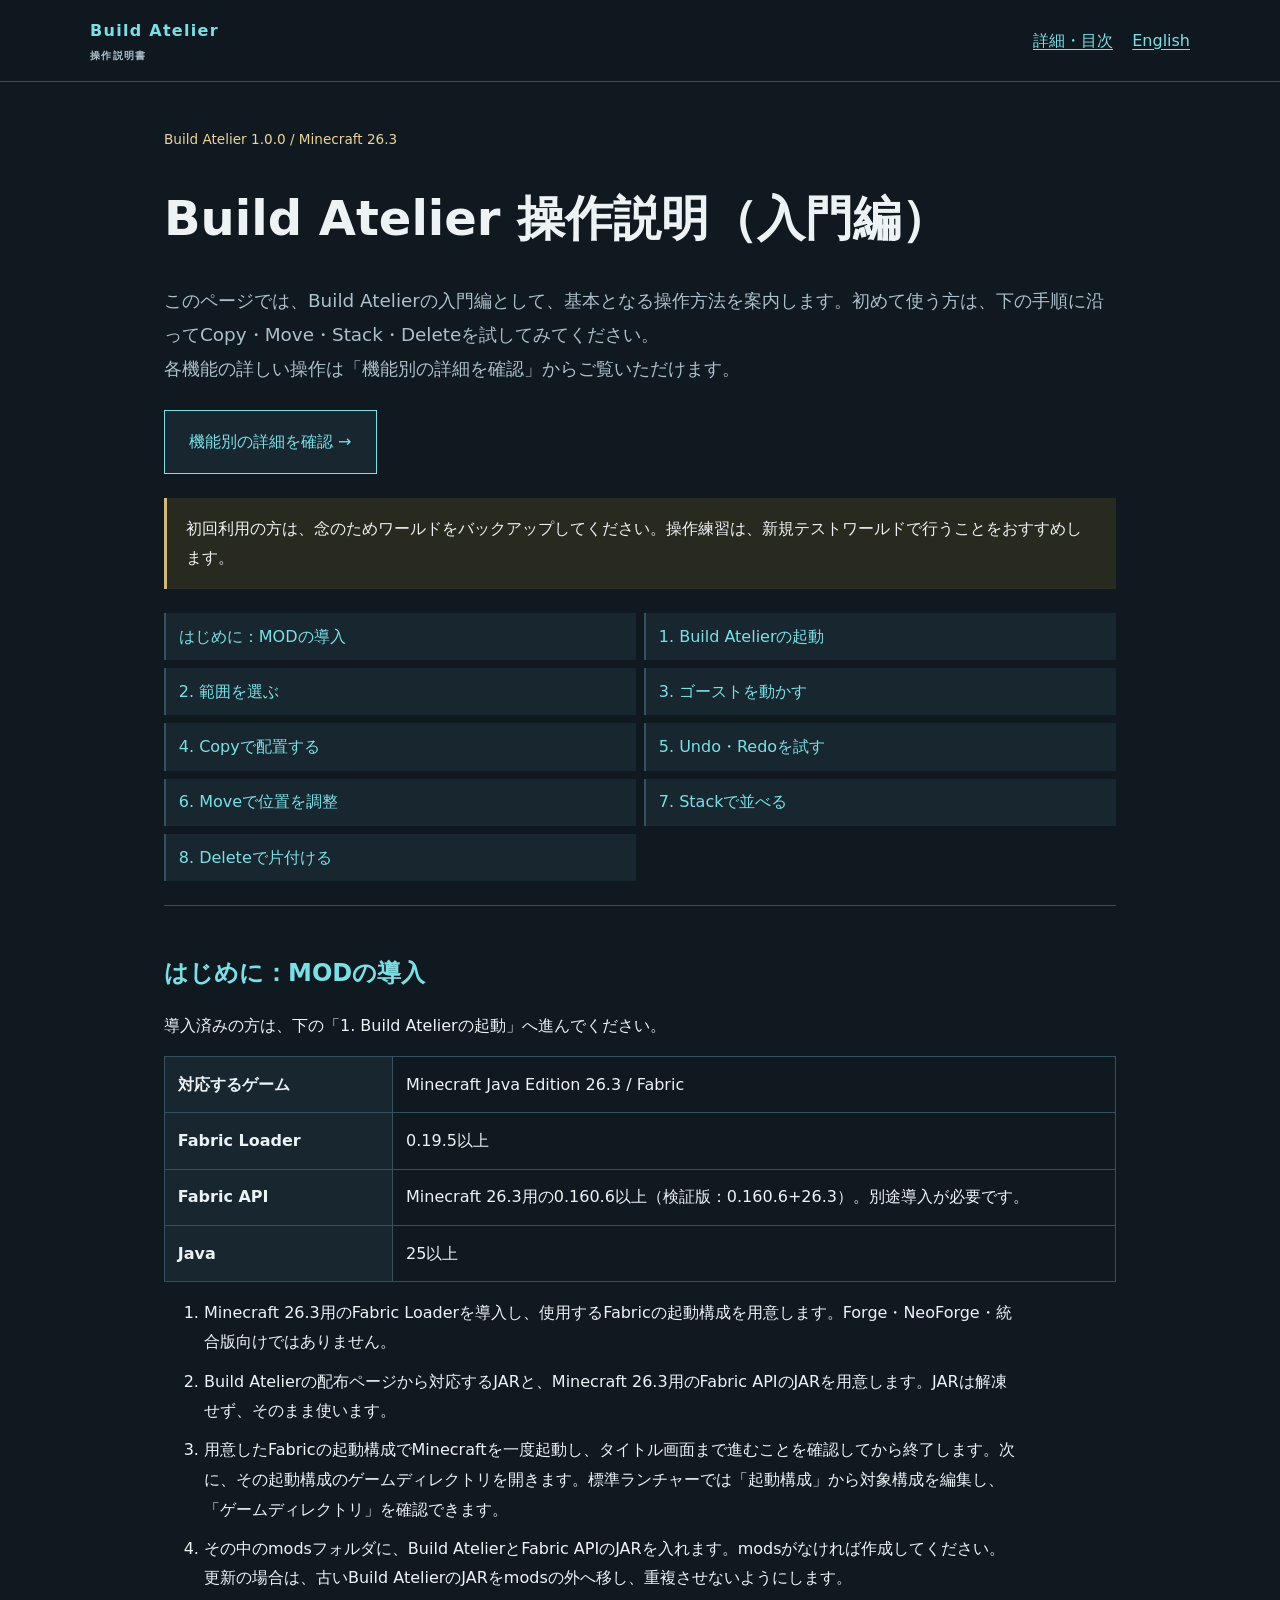
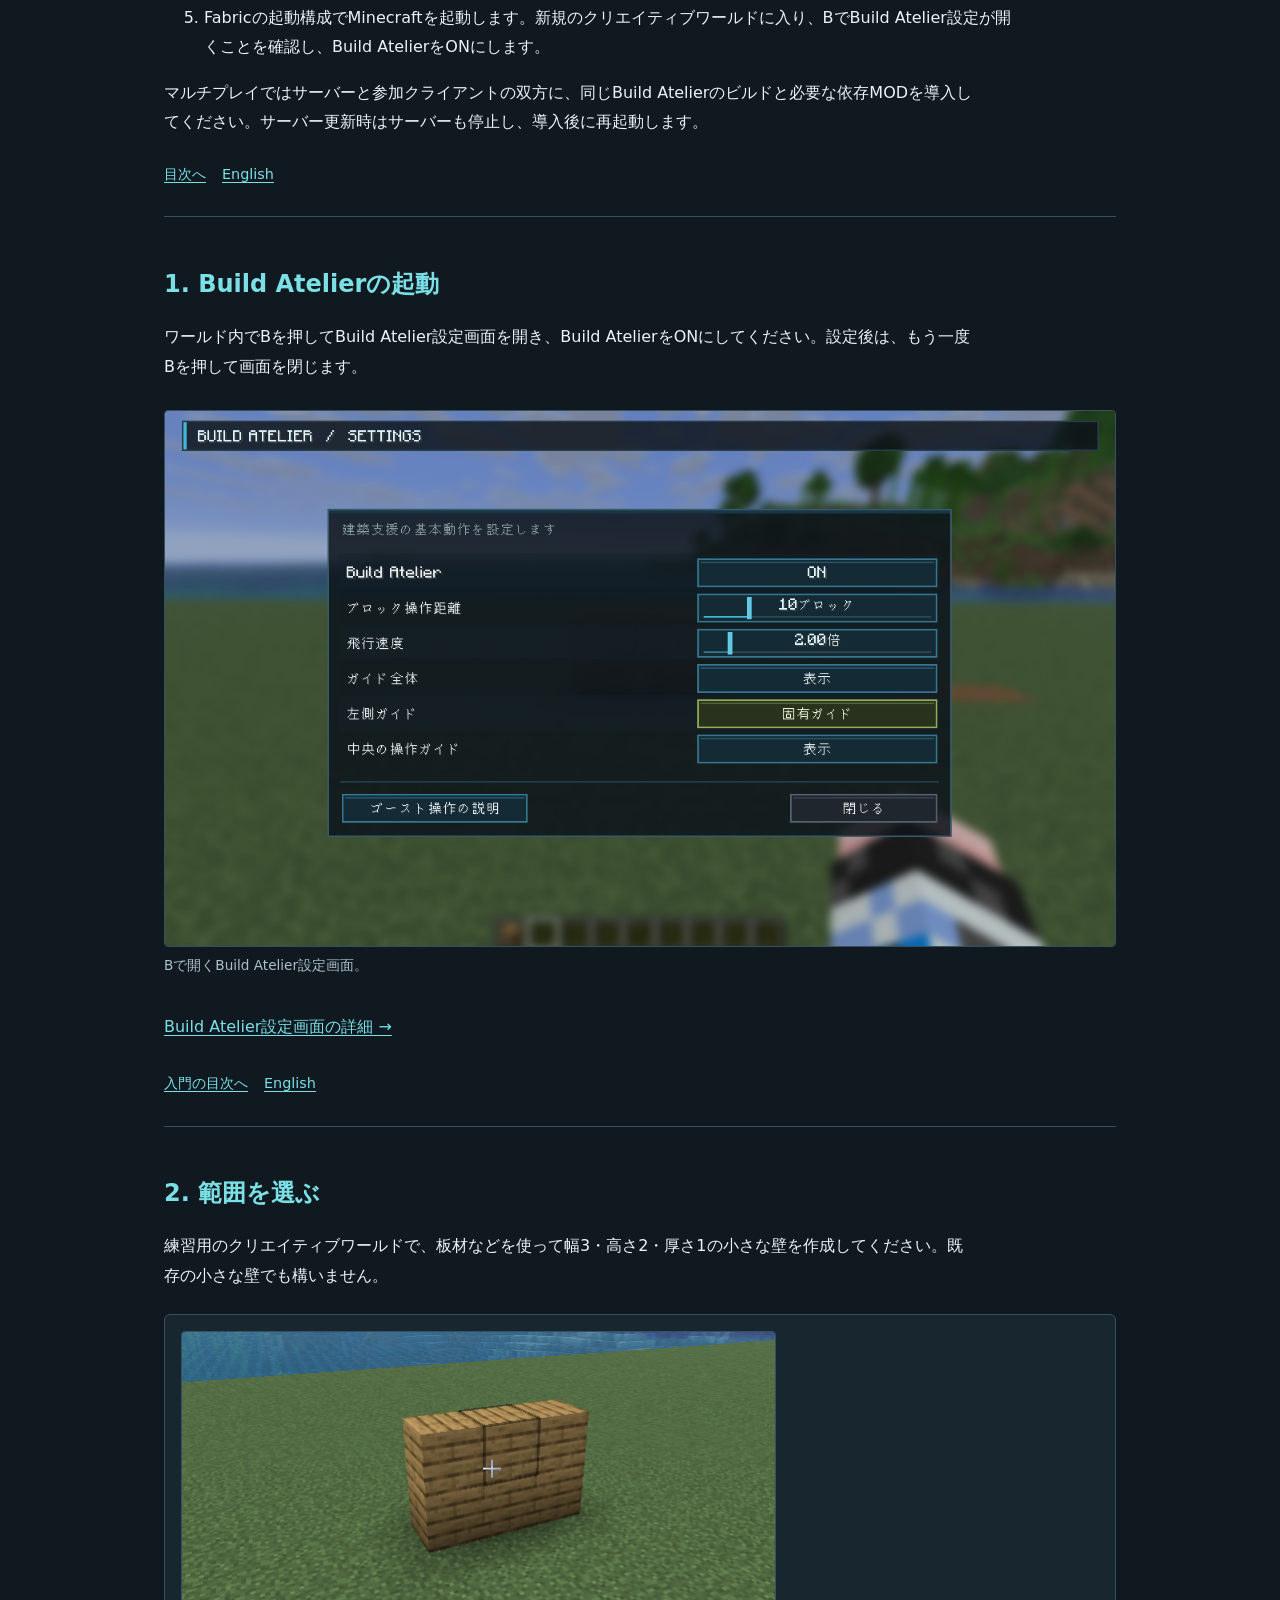
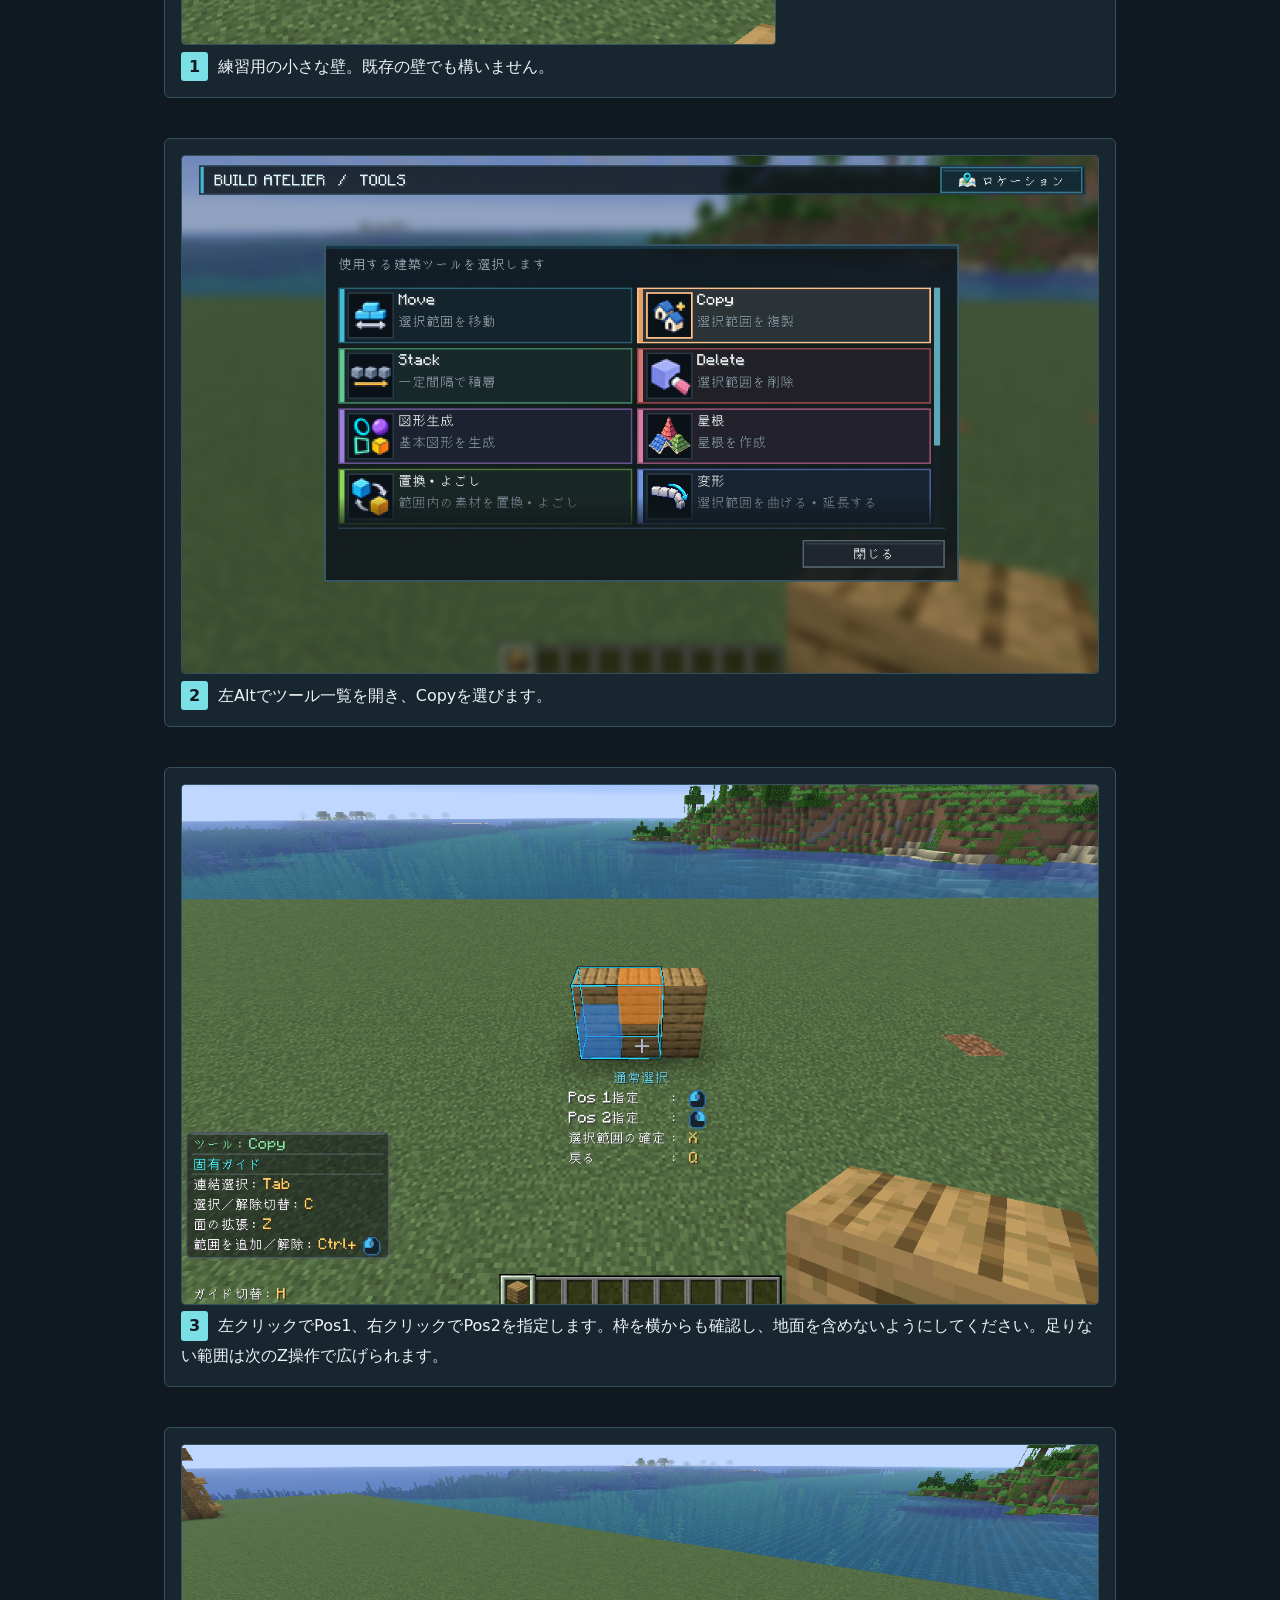
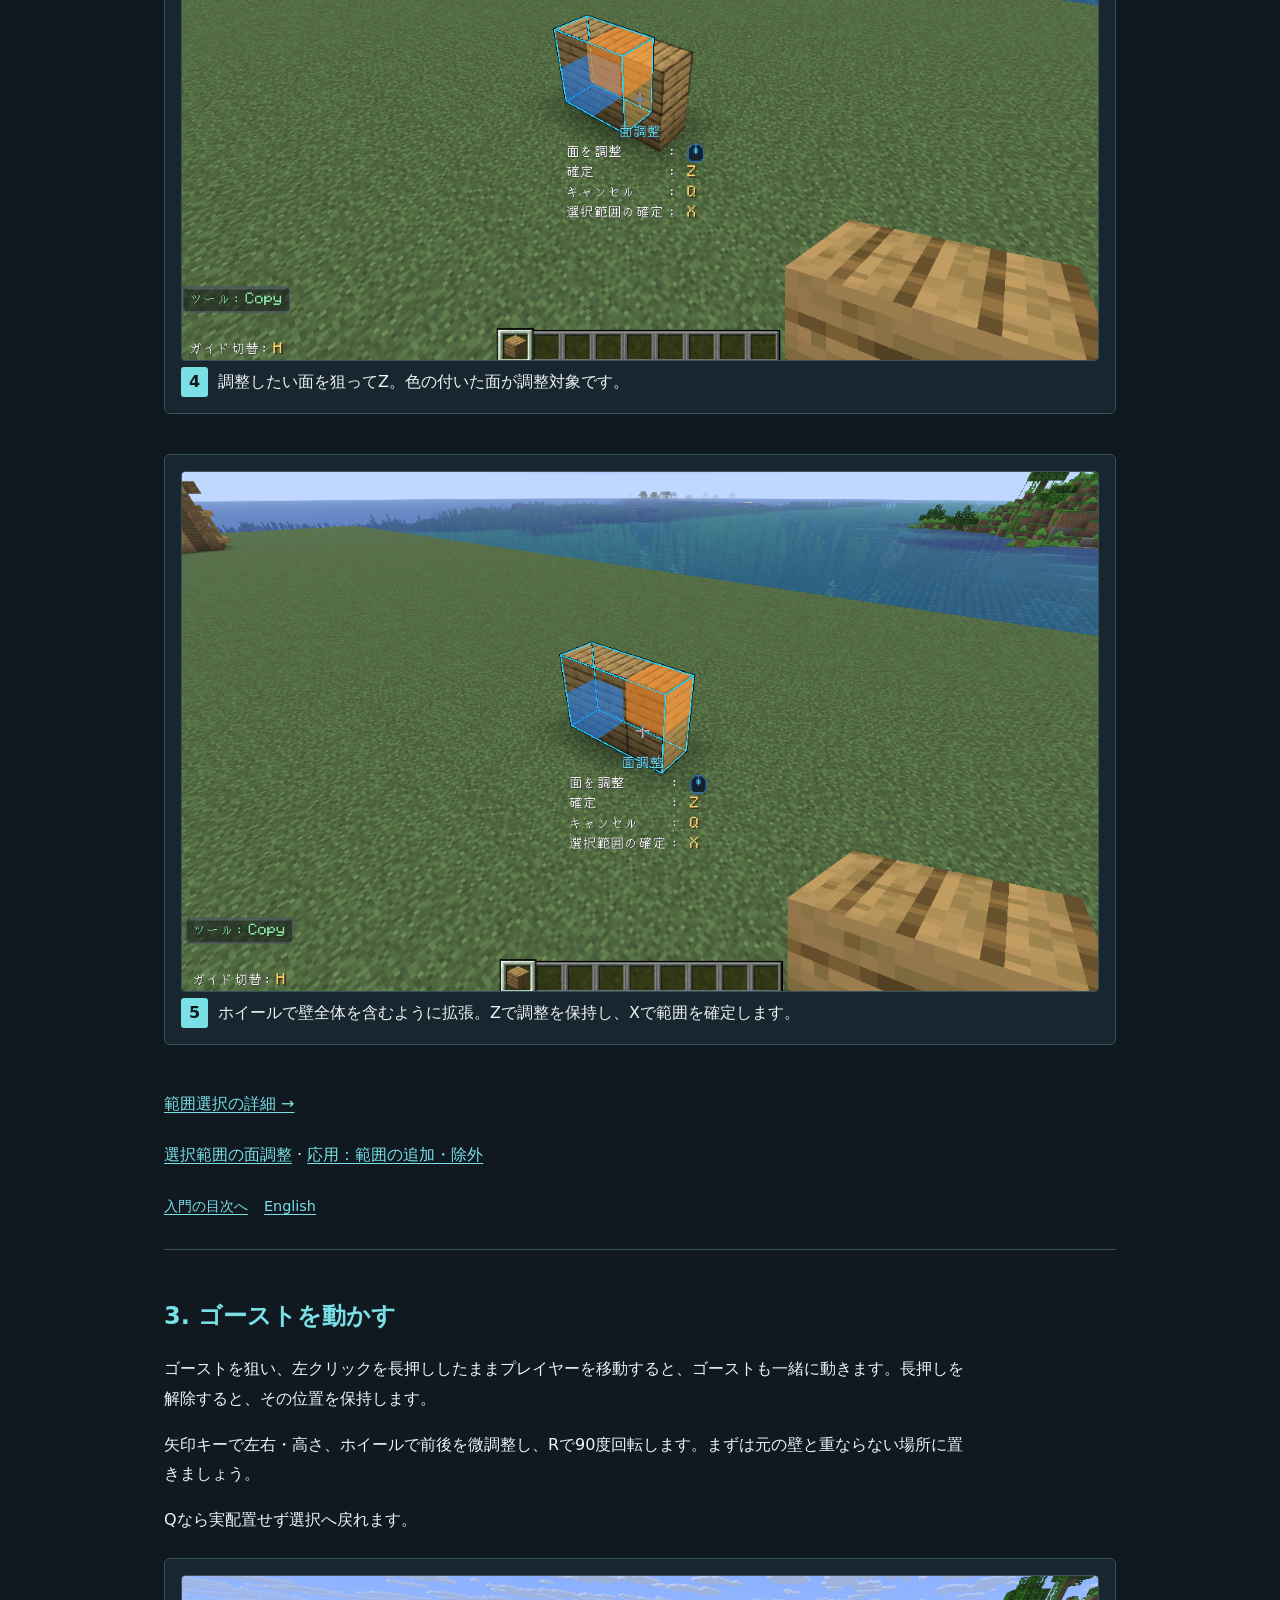
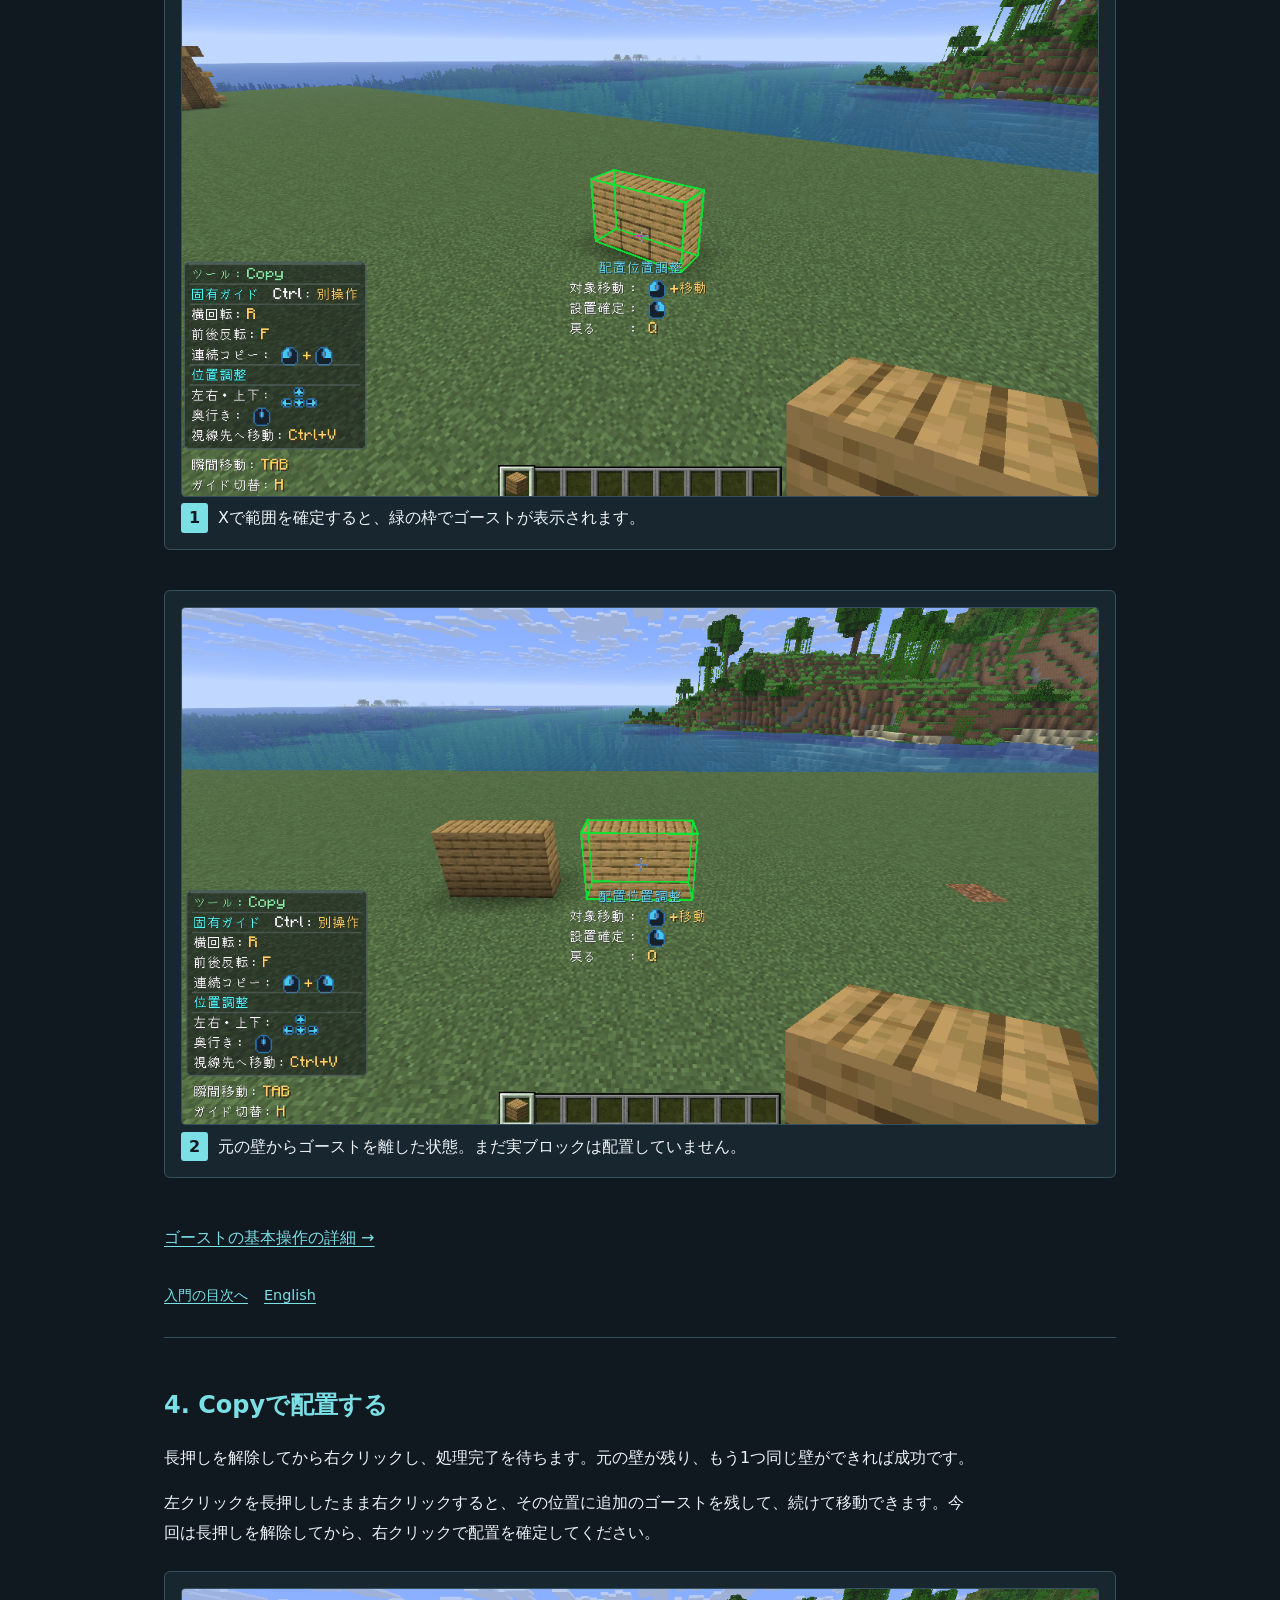
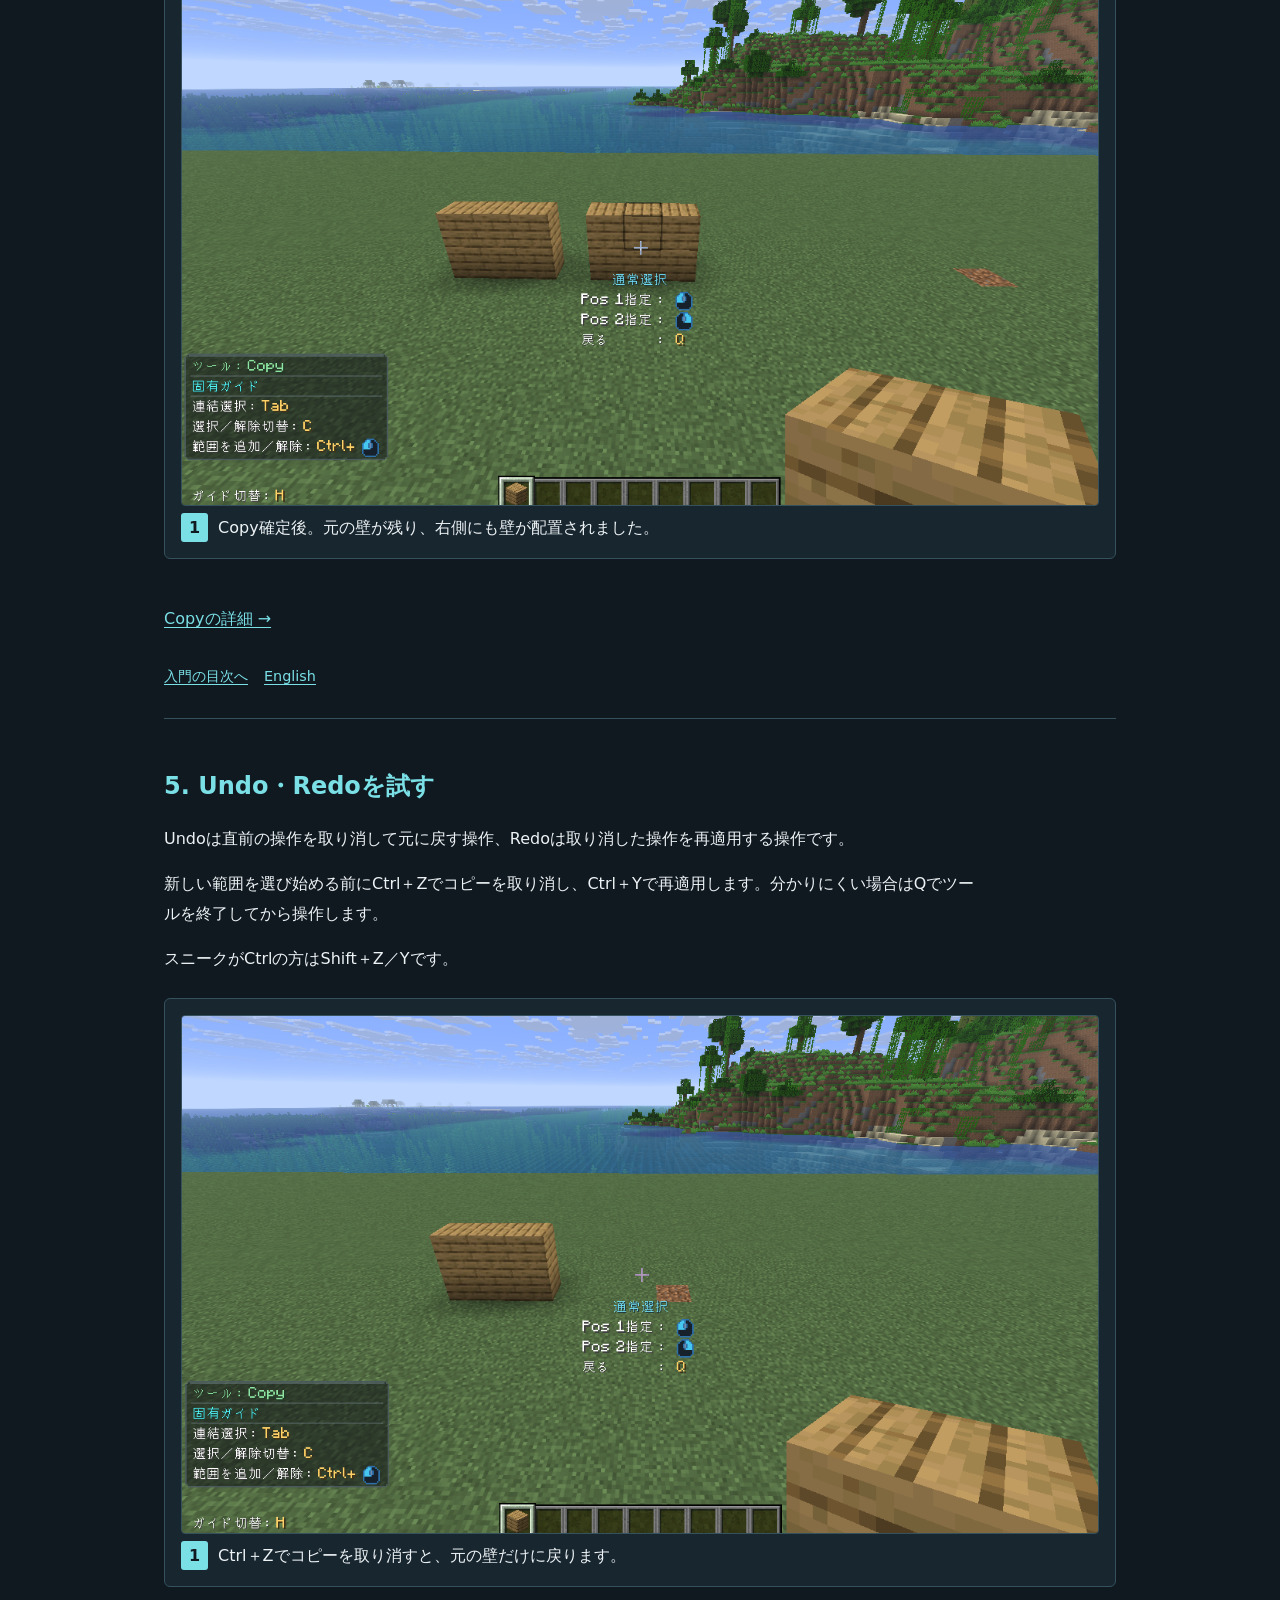
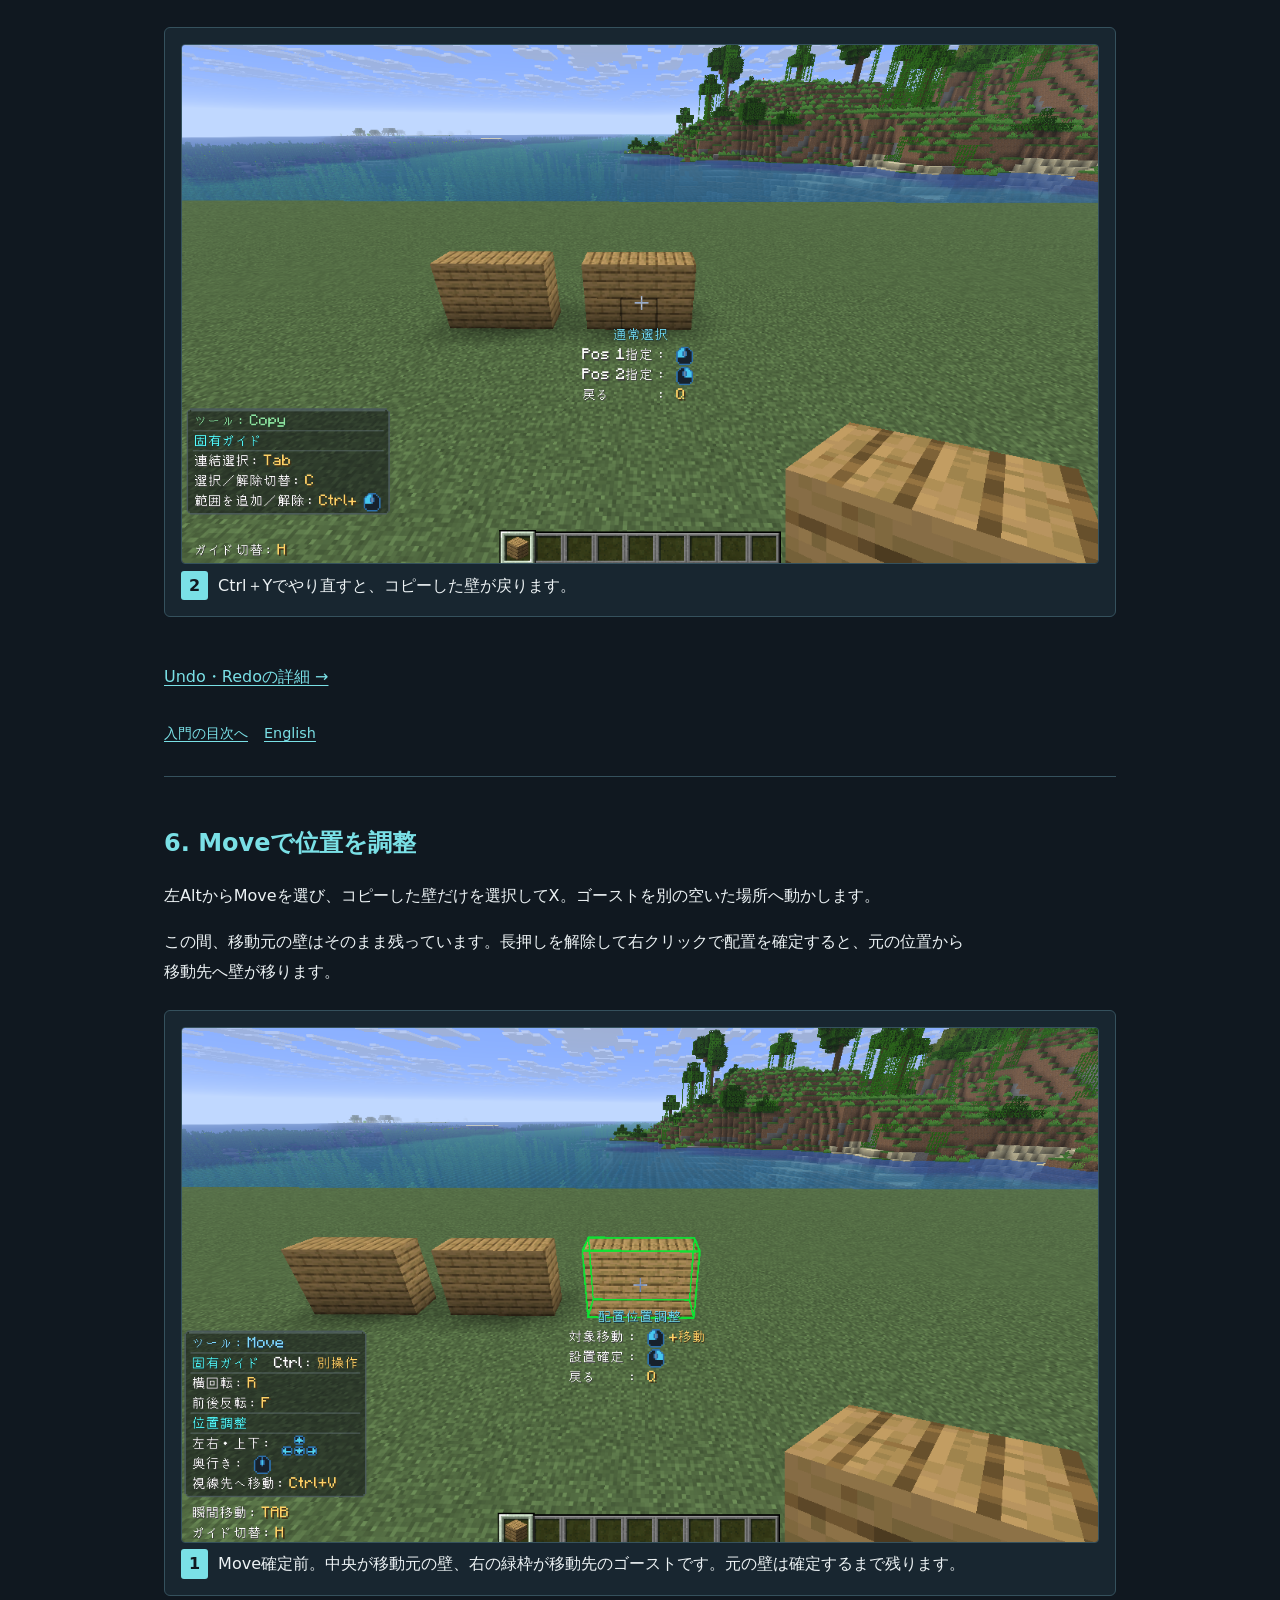
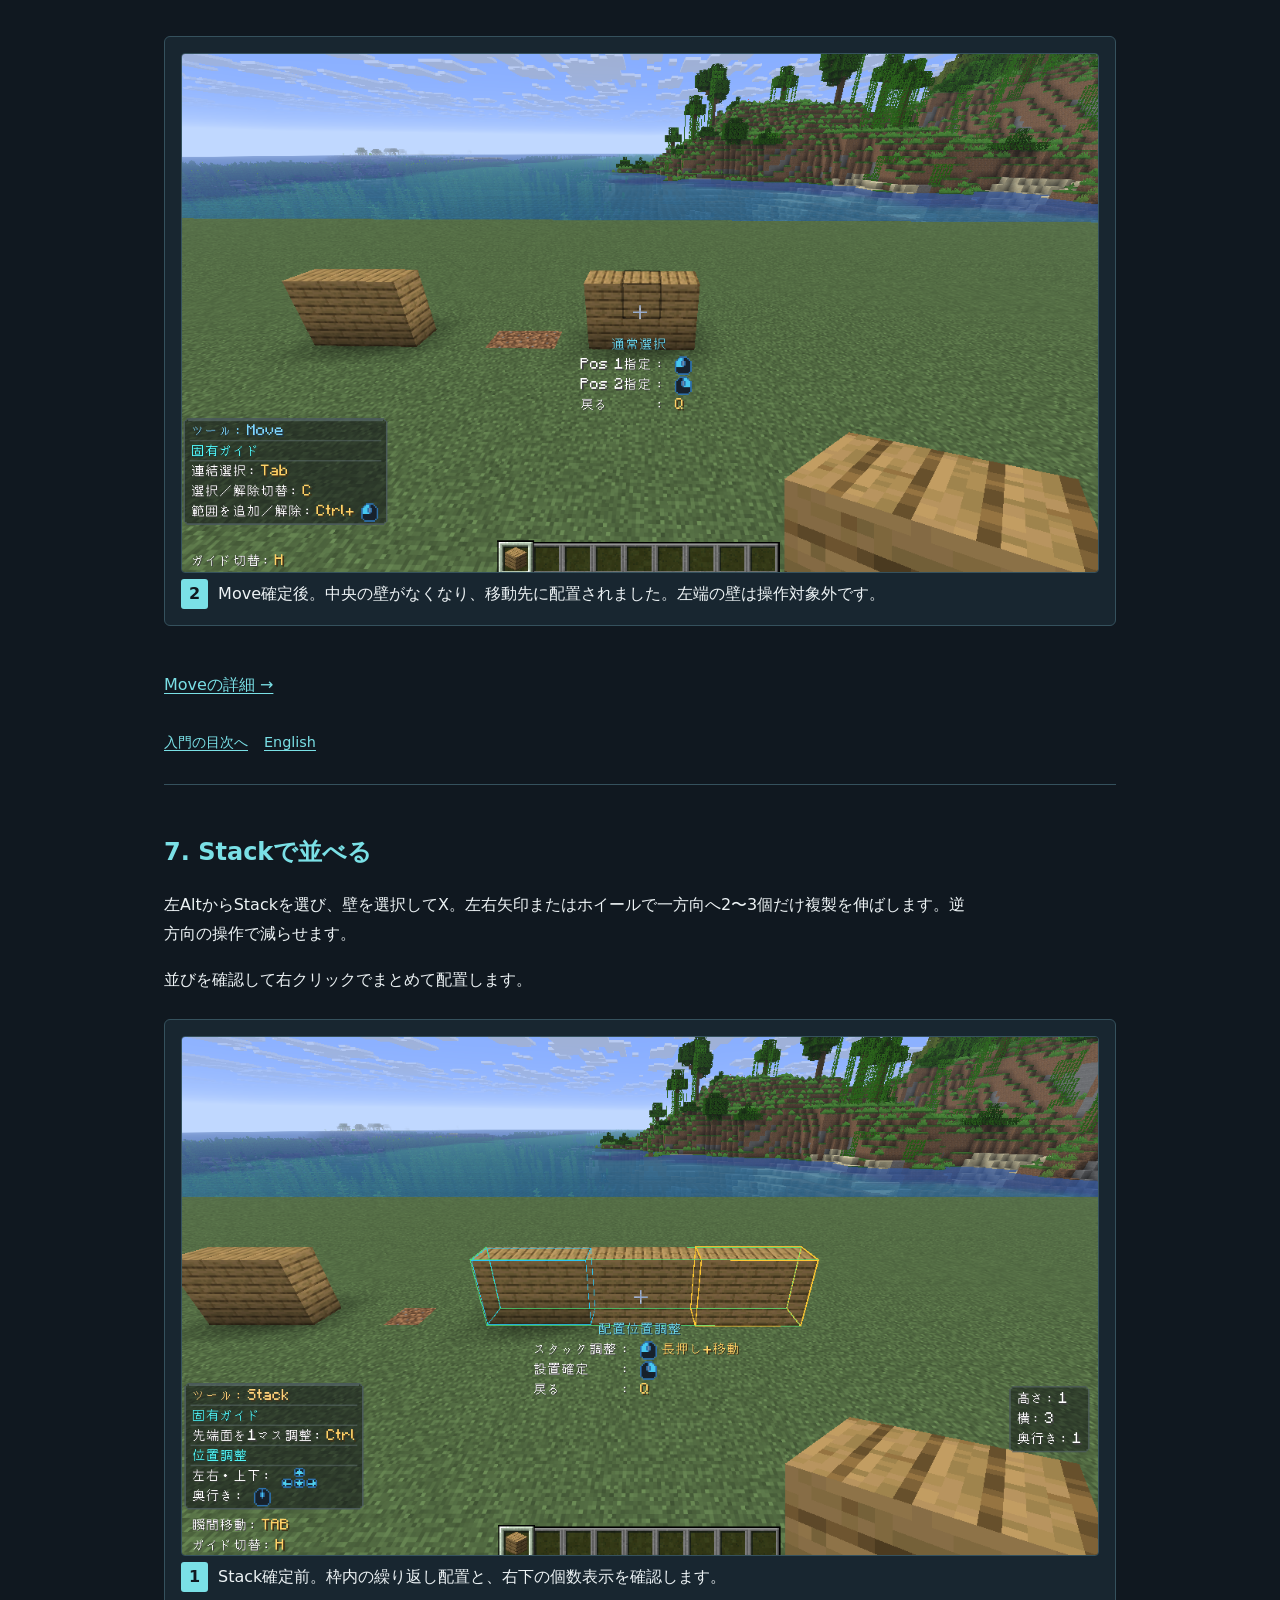
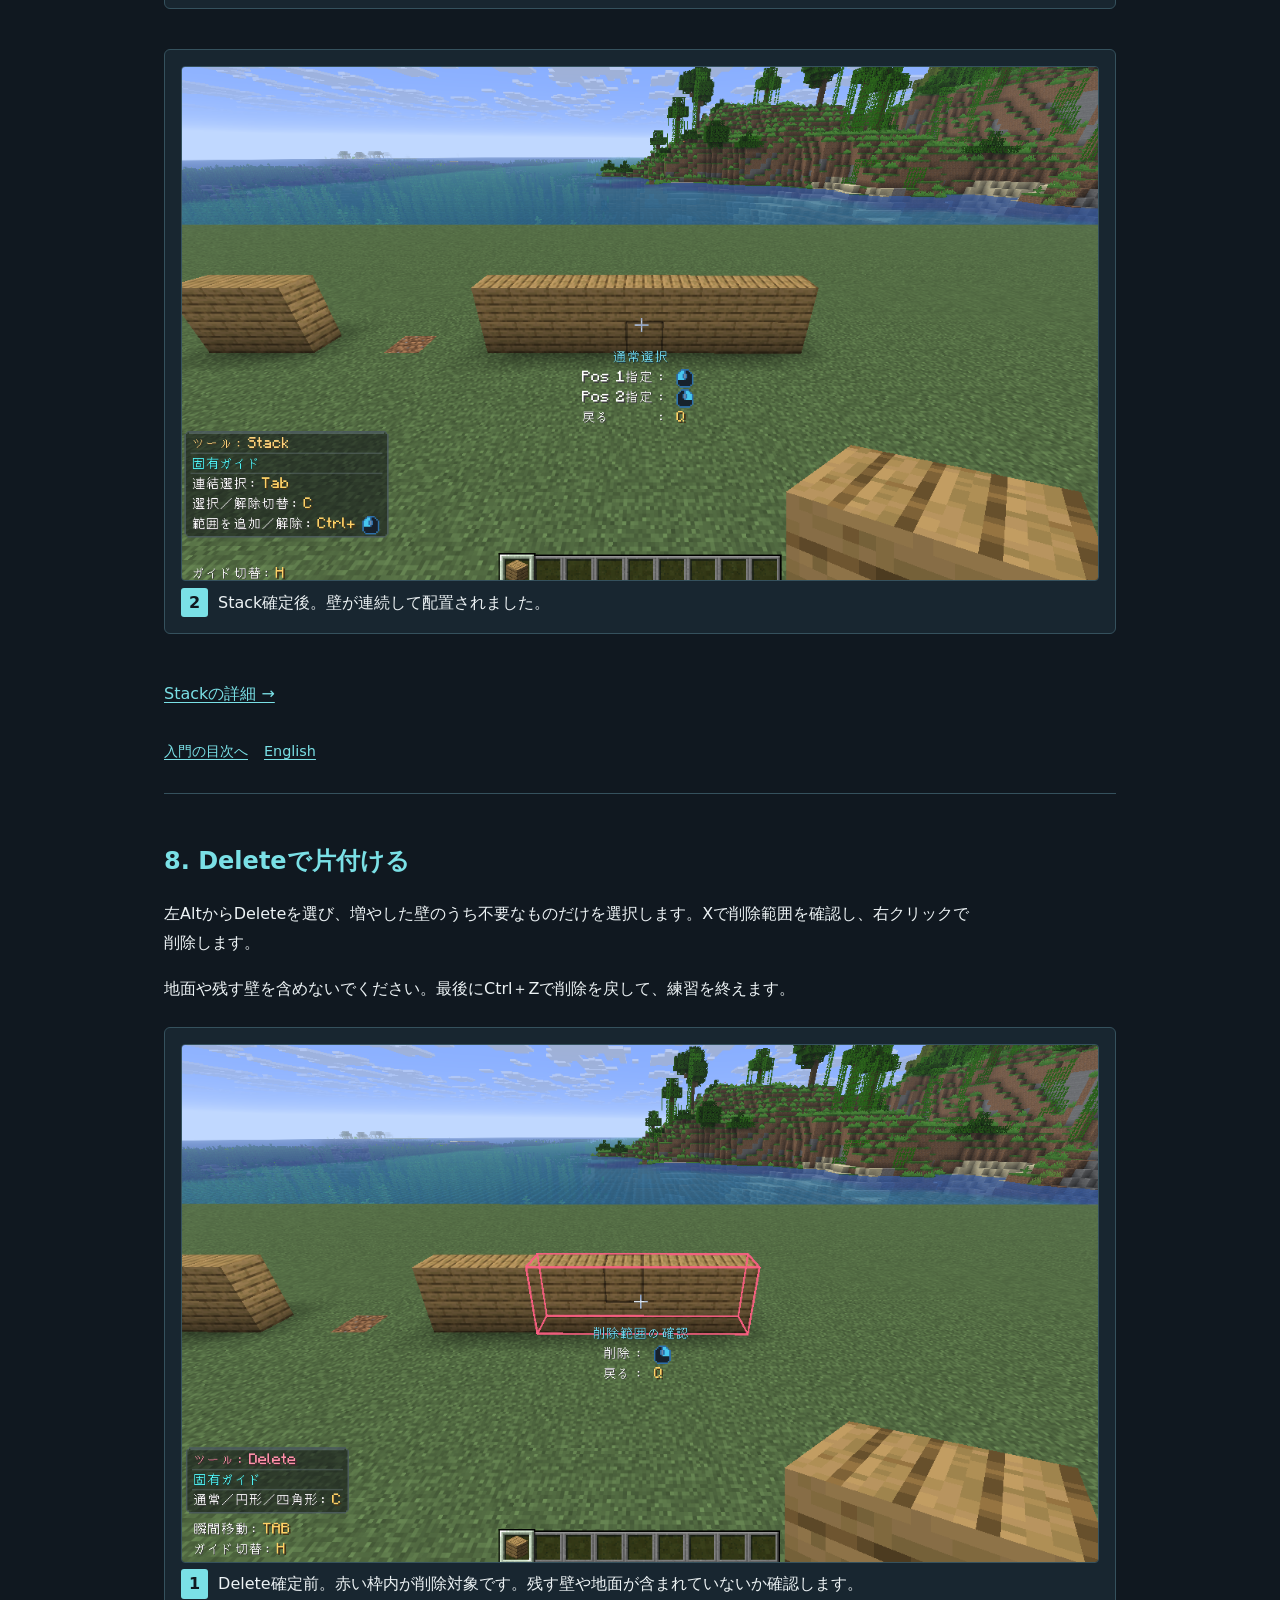
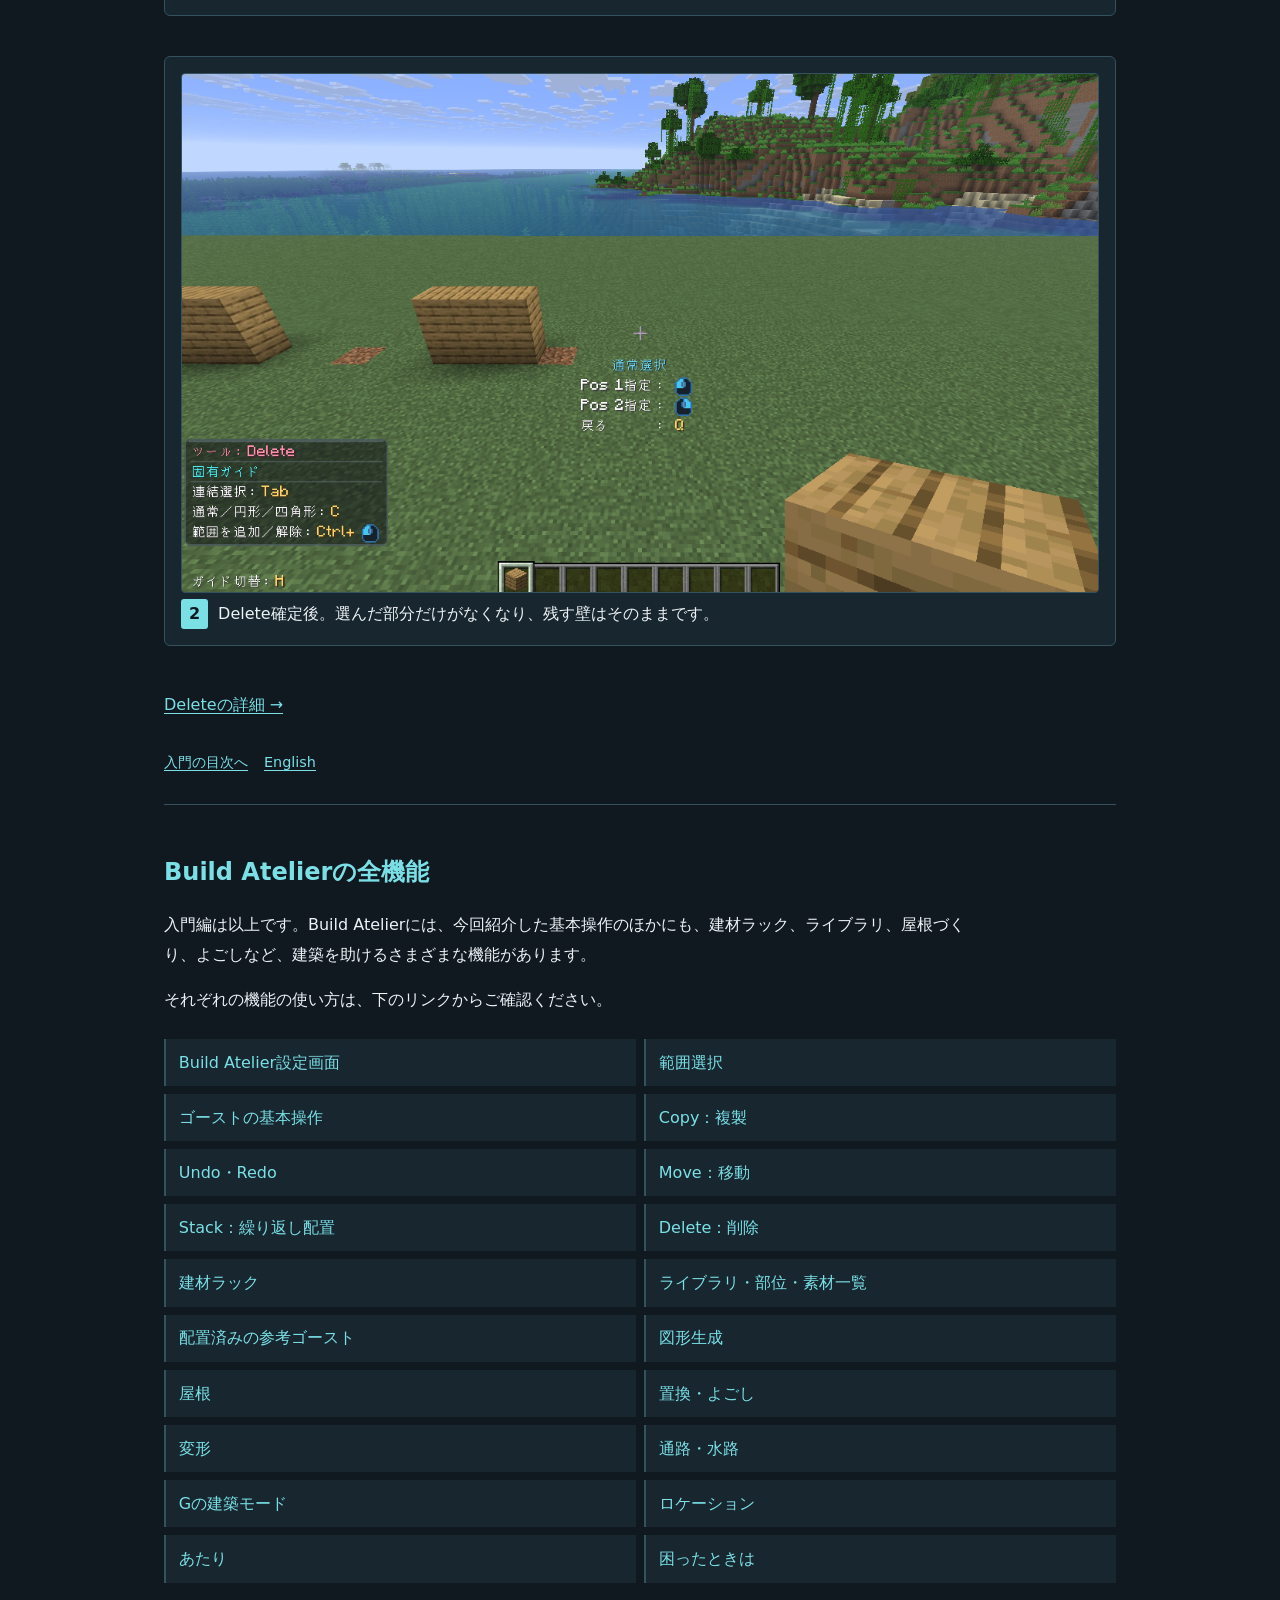
<file: docs/index-ja.html>
<!doctype html><html lang="ja"><head><meta charset="utf-8"><meta name="viewport" content="width=device-width,initial-scale=1"><title>操作説明（入門編） — Build Atelier</title><link rel="stylesheet" href="style.css"></head><body><a class="skip" href="#main">本文へ</a><header><a class="brand" href="index-ja.html">Build Atelier <small>操作説明書</small></a><nav><a href="details-ja.html#contents">詳細・目次</a><a id="language" href="index-en.html" lang="en">English</a></nav></header><main id="main"><p class="draft">Build Atelier 1.0.0 / Minecraft 26.3</p><h1>Build Atelier 操作説明（入門編）</h1><p class="lead">このページでは、Build Atelierの入門編として、基本となる操作方法を案内します。初めて使う方は、下の手順に沿ってCopy・Move・Stack・Deleteを試してみてください。<br>各機能の詳しい操作は「機能別の詳細を確認」からご覧いただけます。</p><nav class="cards"><a href="details-ja.html#contents">機能別の詳細を確認 →</a></nav><aside>初回利用の方は、念のためワールドをバックアップしてください。操作練習は、新規テストワールドで行うことをおすすめします。</aside><nav id="contents" class="toc" aria-label="導入と入門の目次"><a href="#installation">はじめに：MODの導入</a><a href="#practice">1. Build Atelierの起動</a><a href="#select">2. 範囲を選ぶ</a><a href="#ghost">3. ゴーストを動かす</a><a href="#copy">4. Copyで配置する</a><a href="#undo">5. Undo・Redoを試す</a><a href="#move">6. Moveで位置を調整</a><a href="#stack">7. Stackで並べる</a><a href="#delete">8. Deleteで片付ける</a></nav><section id="installation"><h2>はじめに：MODの導入</h2><p>導入済みの方は、下の「1. Build Atelierの起動」へ進んでください。</p><div class="table-scroll"><table><tbody><tr><th scope="row">対応するゲーム</th><td>Minecraft Java Edition 26.3 / Fabric</td></tr><tr><th scope="row">Fabric Loader</th><td>0.19.5以上</td></tr><tr><th scope="row">Fabric API</th><td>Minecraft 26.3用の0.160.6以上（検証版：0.160.6+26.3）。別途導入が必要です。</td></tr><tr><th scope="row">Java</th><td>25以上</td></tr></tbody></table></div><ol><li>Minecraft 26.3用のFabric Loaderを導入し、使用するFabricの起動構成を用意します。Forge・NeoForge・統合版向けではありません。</li><li>Build Atelierの配布ページから対応するJARと、Minecraft 26.3用のFabric APIのJARを用意します。JARは解凍せず、そのまま使います。</li><li>用意したFabricの起動構成でMinecraftを一度起動し、タイトル画面まで進むことを確認してから終了します。次に、その起動構成のゲームディレクトリを開きます。標準ランチャーでは「起動構成」から対象構成を編集し、「ゲームディレクトリ」を確認できます。</li><li>その中のmodsフォルダに、Build AtelierとFabric APIのJARを入れます。modsがなければ作成してください。更新の場合は、古いBuild AtelierのJARをmodsの外へ移し、重複させないようにします。</li><li>Fabricの起動構成でMinecraftを起動します。新規のクリエイティブワールドに入り、BでBuild Atelier設定が開くことを確認し、Build AtelierをONにします。</li></ol><p>マルチプレイではサーバーと参加クライアントの双方に、同じBuild Atelierのビルドと必要な依存MODを導入してください。サーバー更新時はサーバーも停止し、導入後に再起動します。</p><nav class="section-nav"><a href="#contents">目次へ</a><a href="index-en.html#installation" lang="en">English</a></nav></section><section id="practice"><h2>1. Build Atelierの起動</h2><p>ワールド内でBを押してBuild Atelier設定画面を開き、Build AtelierをONにしてください。設定後は、もう一度Bを押して画面を閉じます。</p><figure><img width="1187" height="668" src="assets/tutorial/ja/00-settings.png" alt="Build Atelier設定画面" loading="lazy"><figcaption>Bで開くBuild Atelier設定画面。</figcaption></figure><a class="detail-link" href="details-ja.html#setup">Build Atelier設定画面の詳細 →</a><nav class="section-nav"><a href="#contents">入門の目次へ</a><a href="index-en.html#practice" lang="en">English</a></nav></section><section id="select"><h2>2. 範囲を選ぶ</h2><p>練習用のクリエイティブワールドで、板材などを使って幅3・高さ2・厚さ1の小さな壁を作成してください。既存の小さな壁でも構いません。</p><figure class="tutorial-figure"><a href="assets/tutorial/ja/01-wall.png" target="_blank" rel="noopener" aria-label="画像を原寸で開く：練習用の小さな壁。既存の壁でも構いません。"><img width="595" height="313" src="assets/tutorial/ja/01-wall.png" alt="練習用の小さな壁。既存の壁でも構いません。" loading="lazy"></a><figcaption><span class="figure-step">1</span> 練習用の小さな壁。既存の壁でも構いません。</figcaption></figure><figure class="tutorial-figure"><a href="assets/tutorial/ja/02-copy-menu.png" target="_blank" rel="noopener" aria-label="画像を原寸で開く：左Altでツール一覧を開き、Copyを選びます。"><img width="1184" height="668" src="assets/tutorial/ja/02-copy-menu.png" alt="左Altでツール一覧を開き、Copyを選びます。" loading="lazy"></a><figcaption><span class="figure-step">2</span> 左Altでツール一覧を開き、Copyを選びます。</figcaption></figure><figure class="tutorial-figure"><a href="assets/tutorial/ja/03-selection.png" target="_blank" rel="noopener" aria-label="画像を原寸で開く：左クリックでPos1、右クリックでPos2を指定します。枠を横からも確認し、地面を含めないようにしてください。足りない範囲は次のZ操作で広げられます。"><img width="1187" height="672" src="assets/tutorial/ja/03-selection.png" alt="左クリックでPos1、右クリックでPos2を指定します。枠を横からも確認し、地面を含めないようにしてください。足りない範囲は次のZ操作で広げられます。" loading="lazy"></a><figcaption><span class="figure-step">3</span> 左クリックでPos1、右クリックでPos2を指定します。枠を横からも確認し、地面を含めないようにしてください。足りない範囲は次のZ操作で広げられます。</figcaption></figure><figure class="tutorial-figure"><a href="assets/tutorial/ja/04-face-before.png" target="_blank" rel="noopener" aria-label="画像を原寸で開く：調整したい面を狙ってZ。色の付いた面が調整対象です。"><img width="1182" height="664" src="assets/tutorial/ja/04-face-before.png" alt="調整したい面を狙ってZ。色の付いた面が調整対象です。" loading="lazy"></a><figcaption><span class="figure-step">4</span> 調整したい面を狙ってZ。色の付いた面が調整対象です。</figcaption></figure><figure class="tutorial-figure"><a href="assets/tutorial/ja/05-face-after.png" target="_blank" rel="noopener" aria-label="画像を原寸で開く：ホイールで壁全体を含むように拡張。Zで調整を保持し、Xで範囲を確定します。"><img width="1183" height="670" src="assets/tutorial/ja/05-face-after.png" alt="ホイールで壁全体を含むように拡張。Zで調整を保持し、Xで範囲を確定します。" loading="lazy"></a><figcaption><span class="figure-step">5</span> ホイールで壁全体を含むように拡張。Zで調整を保持し、Xで範囲を確定します。</figcaption></figure><a class="detail-link" href="details-ja.html#selection">範囲選択の詳細 →</a><p><a href="details-ja.html#selection-face">選択範囲の面調整</a> · <a href="details-ja.html#selection-extra">応用：範囲の追加・除外</a></p><nav class="section-nav"><a href="#contents">入門の目次へ</a><a href="index-en.html#select" lang="en">English</a></nav></section><section id="ghost"><h2>3. ゴーストを動かす</h2><p>ゴーストを狙い、左クリックを長押ししたままプレイヤーを移動すると、ゴーストも一緒に動きます。長押しを解除すると、その位置を保持します。</p><p>矢印キーで左右・高さ、ホイールで前後を微調整し、Rで90度回転します。まずは元の壁と重ならない場所に置きましょう。</p><p>Qなら実配置せず選択へ戻れます。</p><figure class="tutorial-figure"><a href="assets/tutorial/ja/06-copy-preview.png" target="_blank" rel="noopener" aria-label="画像を原寸で開く：Xで範囲を確定すると、緑の枠でゴーストが表示されます。"><img width="1182" height="670" src="assets/tutorial/ja/06-copy-preview.png" alt="Xで範囲を確定すると、緑の枠でゴーストが表示されます。" loading="lazy"></a><figcaption><span class="figure-step">1</span> Xで範囲を確定すると、緑の枠でゴーストが表示されます。</figcaption></figure><figure class="tutorial-figure"><a href="assets/tutorial/ja/07-copy-moved.png" target="_blank" rel="noopener" aria-label="画像を原寸で開く：元の壁からゴーストを離した状態。まだ実ブロックは配置していません。"><img width="1189" height="671" src="assets/tutorial/ja/07-copy-moved.png" alt="元の壁からゴーストを離した状態。まだ実ブロックは配置していません。" loading="lazy"></a><figcaption><span class="figure-step">2</span> 元の壁からゴーストを離した状態。まだ実ブロックは配置していません。</figcaption></figure><a class="detail-link" href="details-ja.html#ghost">ゴーストの基本操作の詳細 →</a><nav class="section-nav"><a href="#contents">入門の目次へ</a><a href="index-en.html#ghost" lang="en">English</a></nav></section><section id="copy"><h2>4. Copyで配置する</h2><p>長押しを解除してから右クリックし、処理完了を待ちます。元の壁が残り、もう1つ同じ壁ができれば成功です。</p><p>左クリックを長押ししたまま右クリックすると、その位置に追加のゴーストを残して、続けて移動できます。今回は長押しを解除してから、右クリックで配置を確定してください。</p><figure class="tutorial-figure"><a href="assets/tutorial/ja/08-copy-placed.png" target="_blank" rel="noopener" aria-label="画像を原寸で開く：Copy確定後。元の壁が残り、右側にも壁が配置されました。"><img width="1186" height="668" src="assets/tutorial/ja/08-copy-placed.png" alt="Copy確定後。元の壁が残り、右側にも壁が配置されました。" loading="lazy"></a><figcaption><span class="figure-step">1</span> Copy確定後。元の壁が残り、右側にも壁が配置されました。</figcaption></figure><a class="detail-link" href="details-ja.html#copy">Copyの詳細 →</a><nav class="section-nav"><a href="#contents">入門の目次へ</a><a href="index-en.html#copy" lang="en">English</a></nav></section><section id="undo"><h2>5. Undo・Redoを試す</h2><p>Undoは直前の操作を取り消して元に戻す操作、Redoは取り消した操作を再適用する操作です。</p><p>新しい範囲を選び始める前にCtrl＋Zでコピーを取り消し、Ctrl＋Yで再適用します。分かりにくい場合はQでツールを終了してから操作します。</p><p>スニークがCtrlの方はShift＋Z／Yです。</p><figure class="tutorial-figure"><a href="assets/tutorial/ja/09-undo.png" target="_blank" rel="noopener" aria-label="画像を原寸で開く：Ctrl＋Zでコピーを取り消すと、元の壁だけに戻ります。"><img width="1185" height="669" src="assets/tutorial/ja/09-undo.png" alt="Ctrl＋Zでコピーを取り消すと、元の壁だけに戻ります。" loading="lazy"></a><figcaption><span class="figure-step">1</span> Ctrl＋Zでコピーを取り消すと、元の壁だけに戻ります。</figcaption></figure><figure class="tutorial-figure"><a href="assets/tutorial/ja/10-redo.png" target="_blank" rel="noopener" aria-label="画像を原寸で開く：Ctrl＋Yでやり直すと、コピーした壁が戻ります。"><img width="1190" height="673" src="assets/tutorial/ja/10-redo.png" alt="Ctrl＋Yでやり直すと、コピーした壁が戻ります。" loading="lazy"></a><figcaption><span class="figure-step">2</span> Ctrl＋Yでやり直すと、コピーした壁が戻ります。</figcaption></figure><a class="detail-link" href="details-ja.html#history">Undo・Redoの詳細 →</a><nav class="section-nav"><a href="#contents">入門の目次へ</a><a href="index-en.html#undo" lang="en">English</a></nav></section><section id="move"><h2>6. Moveで位置を調整</h2><p>左AltからMoveを選び、コピーした壁だけを選択してX。ゴーストを別の空いた場所へ動かします。</p><p>この間、移動元の壁はそのまま残っています。長押しを解除して右クリックで配置を確定すると、元の位置から移動先へ壁が移ります。</p><figure class="tutorial-figure"><a href="assets/tutorial/ja/12-5-move-preview.png" target="_blank" rel="noopener" aria-label="画像を原寸で開く：Move確定前。中央が移動元の壁、右の緑枠が移動先のゴーストです。元の壁は確定するまで残ります。"><img width="1187" height="666" src="assets/tutorial/ja/12-5-move-preview.png" alt="Move確定前。中央が移動元の壁、右の緑枠が移動先のゴーストです。元の壁は確定するまで残ります。" loading="lazy"></a><figcaption><span class="figure-step">1</span> Move確定前。中央が移動元の壁、右の緑枠が移動先のゴーストです。元の壁は確定するまで残ります。</figcaption></figure><figure class="tutorial-figure"><a href="assets/tutorial/ja/13-move-placed.png" target="_blank" rel="noopener" aria-label="画像を原寸で開く：Move確定後。中央の壁がなくなり、移動先に配置されました。左端の壁は操作対象外です。"><img width="1186" height="670" src="assets/tutorial/ja/13-move-placed.png" alt="Move確定後。中央の壁がなくなり、移動先に配置されました。左端の壁は操作対象外です。" loading="lazy"></a><figcaption><span class="figure-step">2</span> Move確定後。中央の壁がなくなり、移動先に配置されました。左端の壁は操作対象外です。</figcaption></figure><a class="detail-link" href="details-ja.html#move">Moveの詳細 →</a><nav class="section-nav"><a href="#contents">入門の目次へ</a><a href="index-en.html#move" lang="en">English</a></nav></section><section id="stack"><h2>7. Stackで並べる</h2><p>左AltからStackを選び、壁を選択してX。左右矢印またはホイールで一方向へ2〜3個だけ複製を伸ばします。逆方向の操作で減らせます。</p><p>並びを確認して右クリックでまとめて配置します。</p><figure class="tutorial-figure"><a href="assets/tutorial/ja/15-stack-preview.png" target="_blank" rel="noopener" aria-label="画像を原寸で開く：Stack確定前。枠内の繰り返し配置と、右下の個数表示を確認します。"><img width="1186" height="671" src="assets/tutorial/ja/15-stack-preview.png" alt="Stack確定前。枠内の繰り返し配置と、右下の個数表示を確認します。" loading="lazy"></a><figcaption><span class="figure-step">1</span> Stack確定前。枠内の繰り返し配置と、右下の個数表示を確認します。</figcaption></figure><figure class="tutorial-figure"><a href="assets/tutorial/ja/16-stack-placed.png" target="_blank" rel="noopener" aria-label="画像を原寸で開く：Stack確定後。壁が連続して配置されました。"><img width="1184" height="664" src="assets/tutorial/ja/16-stack-placed.png" alt="Stack確定後。壁が連続して配置されました。" loading="lazy"></a><figcaption><span class="figure-step">2</span> Stack確定後。壁が連続して配置されました。</figcaption></figure><a class="detail-link" href="details-ja.html#stack">Stackの詳細 →</a><nav class="section-nav"><a href="#contents">入門の目次へ</a><a href="index-en.html#stack" lang="en">English</a></nav></section><section id="delete"><h2>8. Deleteで片付ける</h2><p>左AltからDeleteを選び、増やした壁のうち不要なものだけを選択します。Xで削除範囲を確認し、右クリックで削除します。</p><p>地面や残す壁を含めないでください。最後にCtrl＋Zで削除を戻して、練習を終えます。</p><figure class="tutorial-figure"><a href="assets/tutorial/ja/18-delete-preview.png" target="_blank" rel="noopener" aria-label="画像を原寸で開く：Delete確定前。赤い枠内が削除対象です。残す壁や地面が含まれていないか確認します。"><img width="1190" height="671" src="assets/tutorial/ja/18-delete-preview.png" alt="Delete確定前。赤い枠内が削除対象です。残す壁や地面が含まれていないか確認します。" loading="lazy"></a><figcaption><span class="figure-step">1</span> Delete確定前。赤い枠内が削除対象です。残す壁や地面が含まれていないか確認します。</figcaption></figure><figure class="tutorial-figure"><a href="assets/tutorial/ja/19-delete-placed.png" target="_blank" rel="noopener" aria-label="画像を原寸で開く：Delete確定後。選んだ部分だけがなくなり、残す壁はそのままです。"><img width="1187" height="671" src="assets/tutorial/ja/19-delete-placed.png" alt="Delete確定後。選んだ部分だけがなくなり、残す壁はそのままです。" loading="lazy"></a><figcaption><span class="figure-step">2</span> Delete確定後。選んだ部分だけがなくなり、残す壁はそのままです。</figcaption></figure><a class="detail-link" href="details-ja.html#delete">Deleteの詳細 →</a><nav class="section-nav"><a href="#contents">入門の目次へ</a><a href="index-en.html#delete" lang="en">English</a></nav></section><section><h2>Build Atelierの全機能</h2><p>入門編は以上です。Build Atelierには、今回紹介した基本操作のほかにも、建材ラック、ライブラリ、屋根づくり、よごしなど、建築を助けるさまざまな機能があります。</p><p>それぞれの機能の使い方は、下のリンクからご確認ください。</p><nav class="toc"><a href="details-ja.html#setup">Build Atelier設定画面</a><a href="details-ja.html#selection">範囲選択</a><a href="details-ja.html#ghost">ゴーストの基本操作</a><a href="details-ja.html#copy">Copy：複製</a><a href="details-ja.html#history">Undo・Redo</a><a href="details-ja.html#move">Move：移動</a><a href="details-ja.html#stack">Stack：繰り返し配置</a><a href="details-ja.html#delete">Delete：削除</a><a href="details-ja.html#rack">建材ラック</a><a href="details-ja.html#library">ライブラリ・部位・素材一覧</a><a href="details-ja.html#saved-ghosts">配置済みの参考ゴースト</a><a href="details-ja.html#shapes">図形生成</a><a href="details-ja.html#roofs">屋根</a><a href="details-ja.html#weathering">置換・よごし</a><a href="details-ja.html#bend">変形</a><a href="details-ja.html#channels">通路・水路</a><a href="details-ja.html#modes">Gの建築モード</a><a href="details-ja.html#locations">ロケーション</a><a href="details-ja.html#construction-guides">あたり</a><a href="details-ja.html#help">困ったときは</a></nav></section></main><footer>MODアイコン、紹介用イラスト、ツールカードにはAI生成画像を使用しています。掲載スクリーンショットは実際のMODの動作画面です。<br>Build Atelier · <a href="index-ja.html">説明書トップ</a> · <a href="https://github.com/Dejikino/build-atelier-guide/issues">お問い合わせ</a></footer><script src="navigation.js"></script></body></html>
</file>
<file: docs/style.css>
:root{color-scheme:dark;--bg:#101820;--panel:#182630;--line:#35515d;--text:#edf3f5;--muted:#abc0ca;--accent:#7ae0e6}*{box-sizing:border-box}html{scroll-padding-top:6rem}body{margin:0;background:var(--bg);color:var(--text);font-family:system-ui,"Yu Gothic",sans-serif;line-height:1.85}a{color:var(--accent);text-underline-offset:.2em}a:hover{color:#fff}a:focus-visible{outline:3px solid #ffd27d;outline-offset:4px}header{position:sticky;top:0;z-index:2;background:#101820f5;border-bottom:1px solid var(--line);padding:1rem max(1.2rem,calc((100vw - 1100px)/2));display:flex;justify-content:space-between;gap:1rem;align-items:center}header nav{display:flex;gap:1.2rem;flex-wrap:wrap}.brand{text-decoration:none;font-weight:750;letter-spacing:.08em}.brand small{display:block;font-size:.65rem;color:var(--muted)}main{max-width:1000px;margin:auto;padding:2rem 1.5rem 4rem}h1{font-size:clamp(1.9rem,4vw,3rem);line-height:1.4;max-width:24em}h2{font-size:1.5rem;line-height:1.5;color:var(--accent)}.lead{font-size:1.15rem;color:var(--muted)}.draft{font-size:.85rem;color:#ebd49c}section{border-top:1px solid var(--line);padding:1.8rem 0;scroll-margin-top:1rem}section p,li{max-width:80ch}li{margin:.6rem 0}.toc{display:grid;grid-template-columns:repeat(2,minmax(0,1fr));gap:.5rem;margin:1.5rem 0}.toc a{padding:.55rem .8rem;background:var(--panel);text-decoration:none;border-left:2px solid var(--line)}.cards{display:flex;gap:1rem;margin:1.5rem 0;flex-wrap:wrap}.cards a{padding:1rem 1.5rem;border:1px solid var(--accent);background:var(--panel);text-decoration:none}aside{border-left:3px solid #d2b87d;background:#28291f;padding:1rem 1.2rem}.section-nav{display:flex;flex-wrap:wrap;gap:1rem;font-size:.9rem;margin-top:1.5rem}.detail-link{display:inline-block;padding:.3rem 0}.table-scroll{overflow-x:auto}table{border-collapse:collapse;width:100%}th,td{border:1px solid var(--line);padding:.8rem;text-align:left;vertical-align:top}th{min-width:8rem;background:var(--panel);width:24%}figure{margin:1.8rem 0}img{display:block;max-width:100%;height:auto;border:1px solid var(--line);border-radius:4px}figcaption{font-size:.85rem;color:var(--muted);margin-top:.4rem}footer{border-top:1px solid var(--line);padding:2rem;max-width:1000px;margin:auto;color:var(--muted);font-size:.85rem}.skip{position:absolute;left:1rem;top:-100px;z-index:10;background:var(--bg);padding:1rem}.skip:focus{top:0}@media(max-width:640px){header{position:static;display:block}header nav{margin-top:.7rem}html{scroll-padding-top:1rem}.toc{grid-template-columns:1fr}main{padding:1rem}th,td{padding:.6rem}.section-nav{gap:.7rem}}
.tutorial-figure{margin:1.5rem 0 2.5rem;padding:1rem;background:var(--panel);border:1px solid var(--line);border-radius:6px}.tutorial-figure>a{display:block;width:fit-content;max-width:100%}.tutorial-figure img{cursor:zoom-in}.tutorial-figure figcaption{color:var(--text);font-size:1rem}.figure-step{display:inline-block;min-width:1.7em;text-align:center;background:var(--accent);color:var(--bg);font-weight:700;border-radius:3px;margin-right:.3em}@media(max-width:640px){.tutorial-figure{padding:.5rem}}
.control-note{color:var(--muted);font-size:.9rem;border-left:2px solid var(--line);padding-left:1rem}
.example-disclosure{margin:1.5rem 0}.example-disclosure>summary{width:fit-content;max-width:100%;padding:.65rem 1rem;border:1px solid var(--accent);border-radius:6px;background:var(--panel);color:var(--accent);font-weight:600;cursor:pointer;user-select:none}.example-disclosure>summary:hover{background:#243b47;color:#fff}.example-disclosure>summary:focus-visible{outline:3px solid #ffd27d;outline-offset:4px}.example-disclosure .disclosure-hide{display:none}.example-disclosure[open] .disclosure-show{display:none}.example-disclosure[open] .disclosure-hide{display:inline}

.rack-image-grid{display:grid;grid-template-columns:repeat(auto-fit,minmax(min(100%,220px),1fr));gap:1rem;margin:1.5rem 0}.rack-image-grid>.tutorial-figure{min-width:0;margin:0;padding:.6rem}.rack-image-grid figcaption{font-size:.9rem}
</file>
